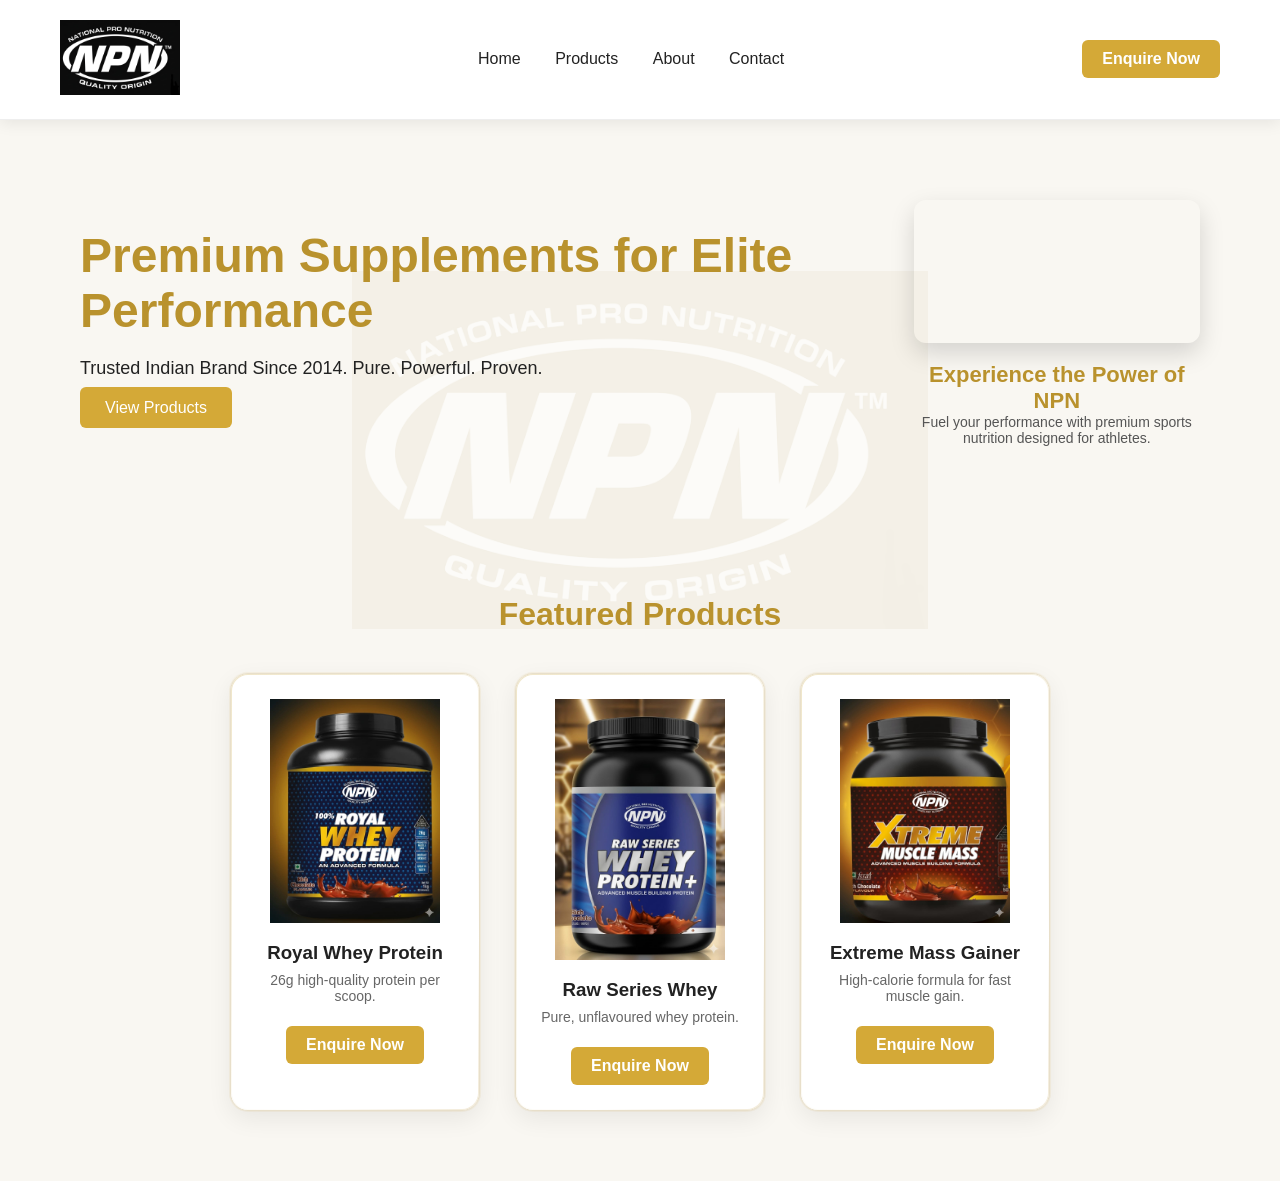
<file: index.html>
<!DOCTYPE html><html lang="en">
<head>
<meta charset="UTF-8">
<meta name="viewport" content="width=device-width, initial-scale=1.0">
<title>NPN - National Pro Nutrition</title>
<link rel="stylesheet" href="style.css">
</head><body><header><div class="logo">
<img src="assets/images/logo.png" class="logo-img">
</div><nav>
<a href="index.html">Home</a>
<a href="shop.html">Products</a>
<a href="about.html">About</a>
<a href="contact.html">Contact</a>
</nav><a href="contact.html" class="cta">Enquire Now</a>

</header><section class="hero"><div class="hero-text"><h1>Premium Supplements for Elite Performance</h1><p>Trusted Indian Brand Since 2014. Pure. Powerful. Proven.</p><a href="shop.html" class="hero-btn">View Products</a>

</div><div class="hero-video"><video autoplay muted loop playsinline>
<source src="assets/images/npn-video.mp4" type="video/mp4">
</video><h2>Experience the Power of NPN</h2><p>Fuel your performance with premium sports nutrition designed for athletes.</p></div></section><section class="products"><h2>Featured Products</h2><div class="product-grid"><div class="product-card">
<img src="assets/images/royal.png.jpeg">
<h3>Royal Whey Protein</h3>
<p>26g high-quality protein per scoop.</p>
<a href="contact.html" class="product-btn">Enquire Now</a>
</div><div class="product-card">
<img src="assets/images/raw.png.jpeg">
<h3>Raw Series Whey</h3>
<p>Pure, unflavoured whey protein.</p>
<a href="contact.html" class="product-btn">Enquire Now</a>
</div><div class="product-card">
<img src="assets/images/gainer.png.jpeg">
<h3>Extreme Mass Gainer</h3>
<p>High-calorie formula for fast muscle gain.</p>
<a href="contact.html" class="product-btn">Enquire Now</a>
</div></div></section></body>
</html>
</file>
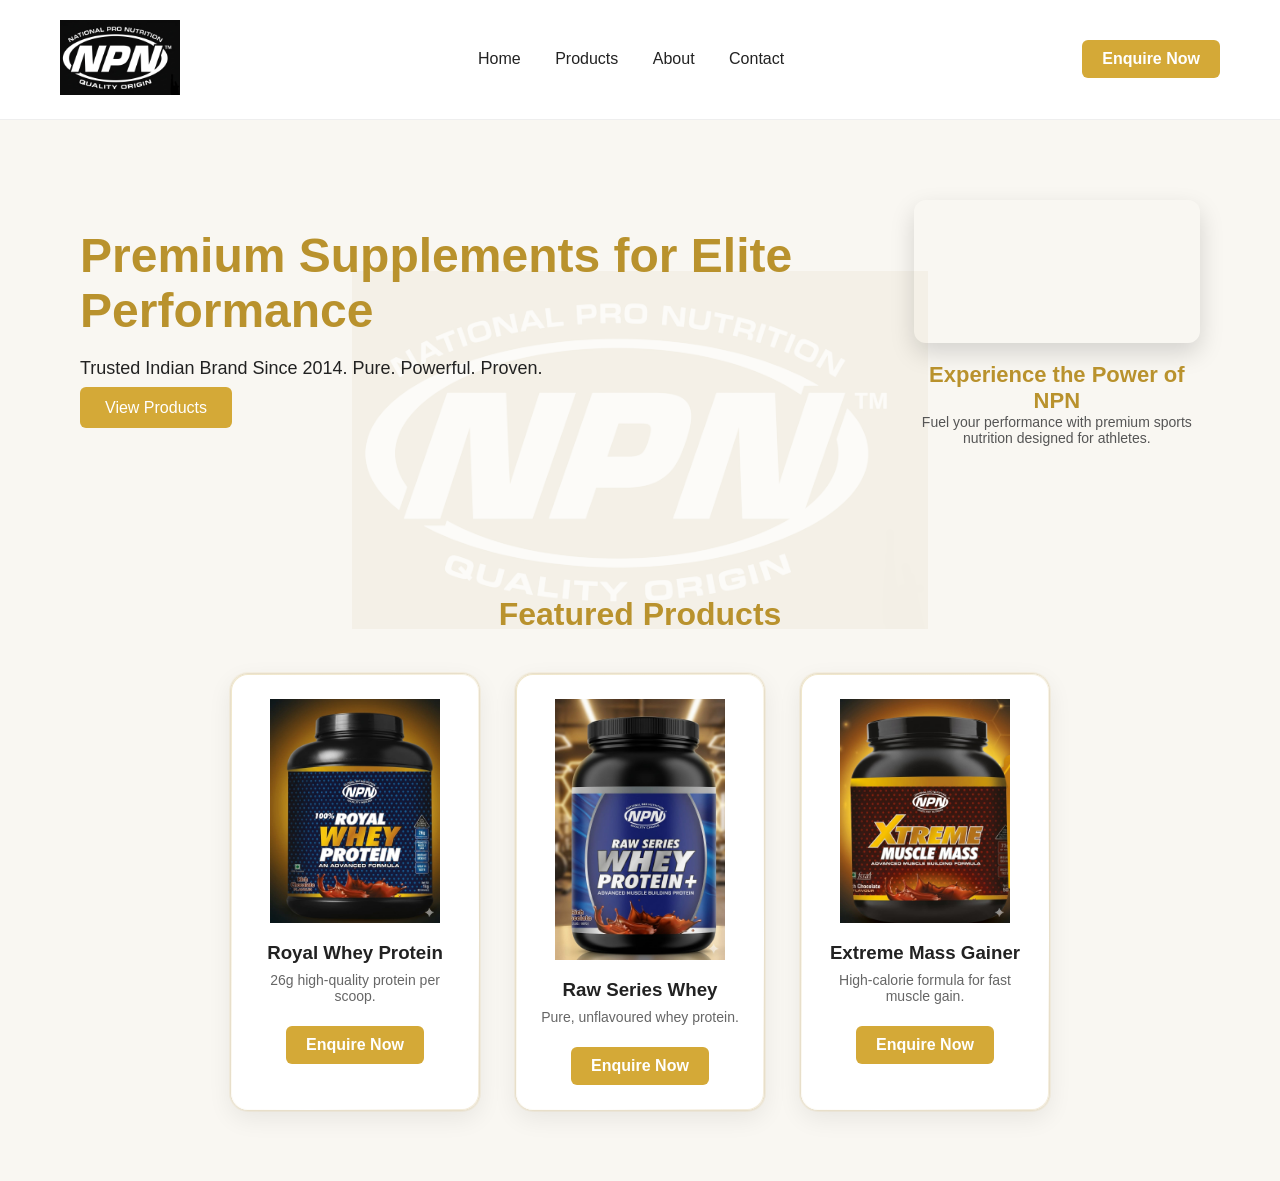
<file: npn-website/index.html>
<!DOCTYPE html><html lang="en">
<head>
<meta charset="UTF-8">
<meta name="viewport" content="width=device-width, initial-scale=1.0">
<title>NPN - National Pro Nutrition</title>
<link rel="stylesheet" href="style.css">
</head><body><header><div class="logo">
<img src="assets/images/logo.png" class="logo-img">
</div><nav>
<a href="index.html">Home</a>
<a href="shop.html">Products</a>
<a href="about.html">About</a>
<a href="contact.html">Contact</a>
</nav><a href="contact.html" class="cta">Enquire Now</a>

</header><section class="hero"><div class="hero-text"><h1>Premium Supplements for Elite Performance</h1><p>Trusted Indian Brand Since 2014. Pure. Powerful. Proven.</p><a href="shop.html" class="hero-btn">View Products</a>

</div><div class="hero-video"><video autoplay muted loop playsinline>
<source src="assets/images/npn-video.mp4" type="video/mp4">
</video><h2>Experience the Power of NPN</h2><p>Fuel your performance with premium sports nutrition designed for athletes.</p></div></section><section class="products"><h2>Featured Products</h2><div class="product-grid"><div class="product-card">
<img src="assets/images/royal.png.jpeg">
<h3>Royal Whey Protein</h3>
<p>26g high-quality protein per scoop.</p>
<a href="contact.html" class="product-btn">Enquire Now</a>
</div><div class="product-card">
<img src="assets/images/raw.png.jpeg">
<h3>Raw Series Whey</h3>
<p>Pure, unflavoured whey protein.</p>
<a href="contact.html" class="product-btn">Enquire Now</a>
</div><div class="product-card">
<img src="assets/images/gainer.png.jpeg">
<h3>Extreme Mass Gainer</h3>
<p>High-calorie formula for fast muscle gain.</p>
<a href="contact.html" class="product-btn">Enquire Now</a>
</div></div></section></body>
</html>
</file>
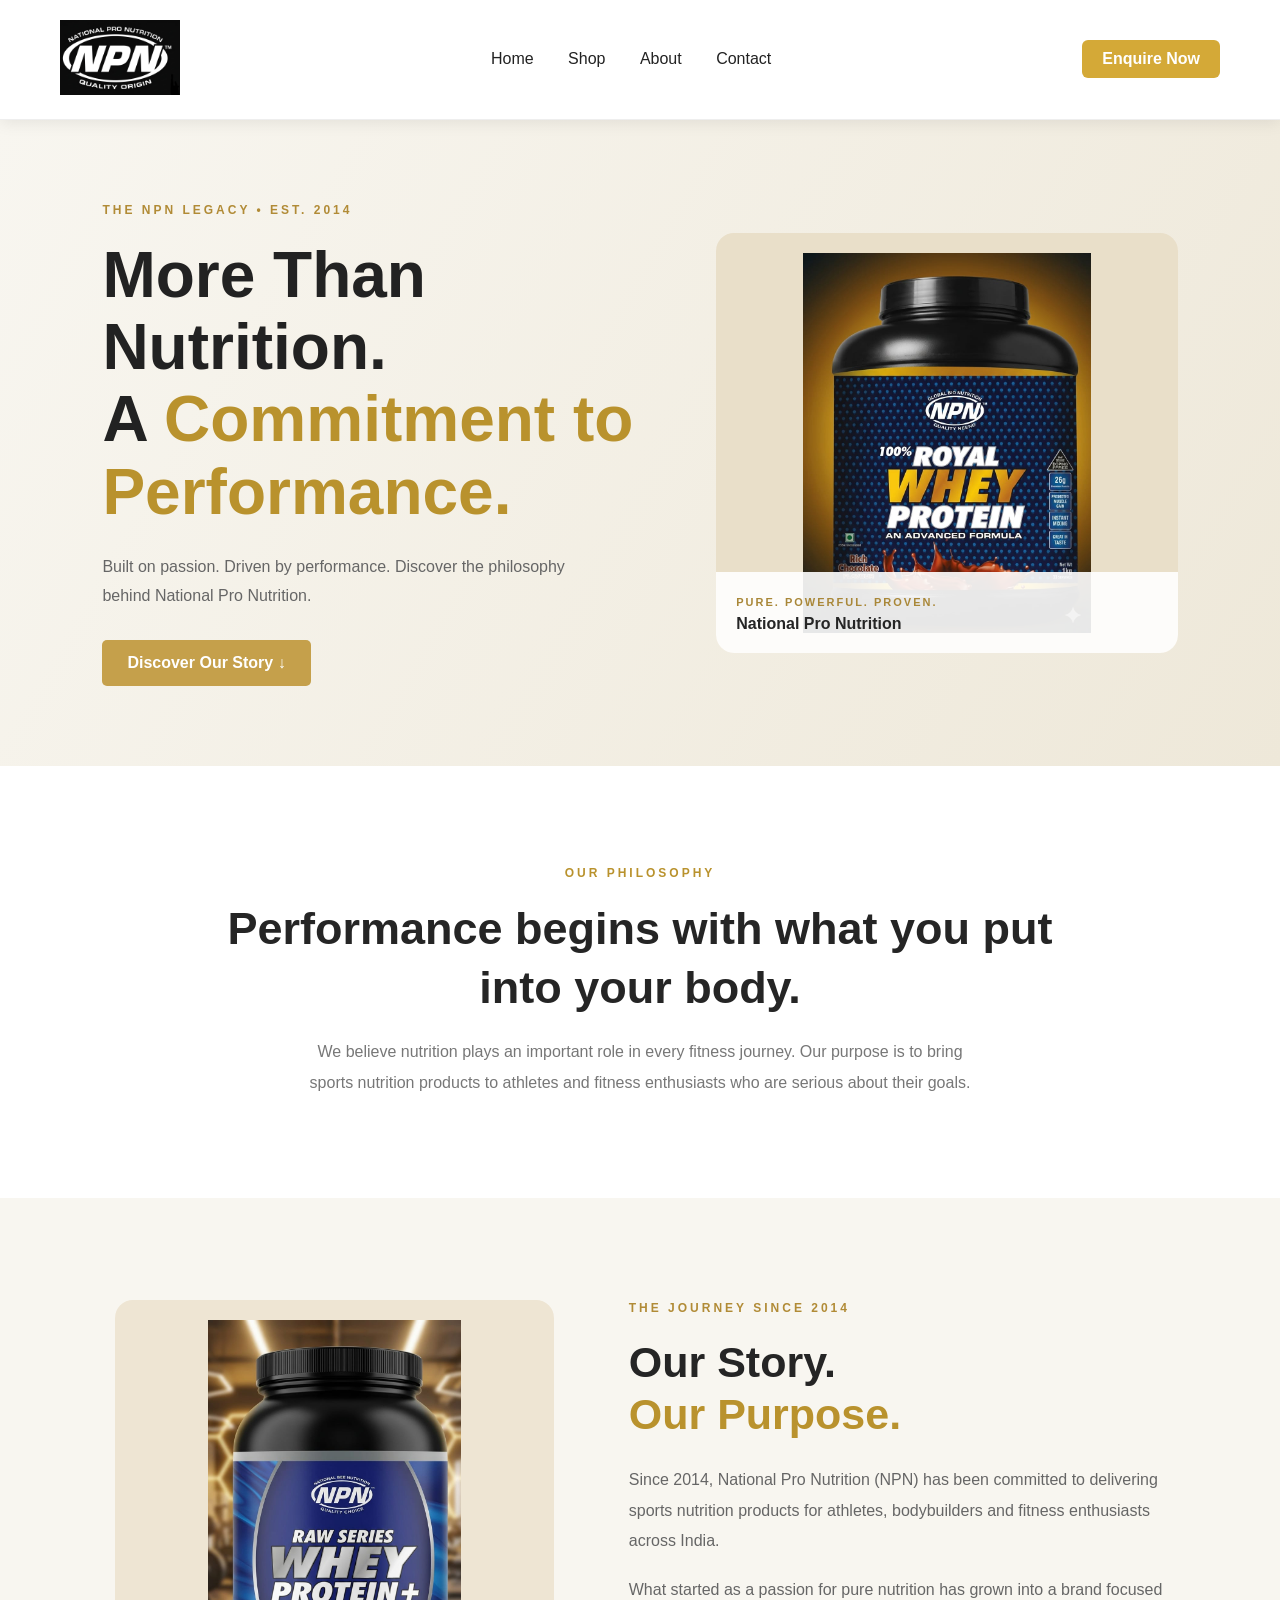
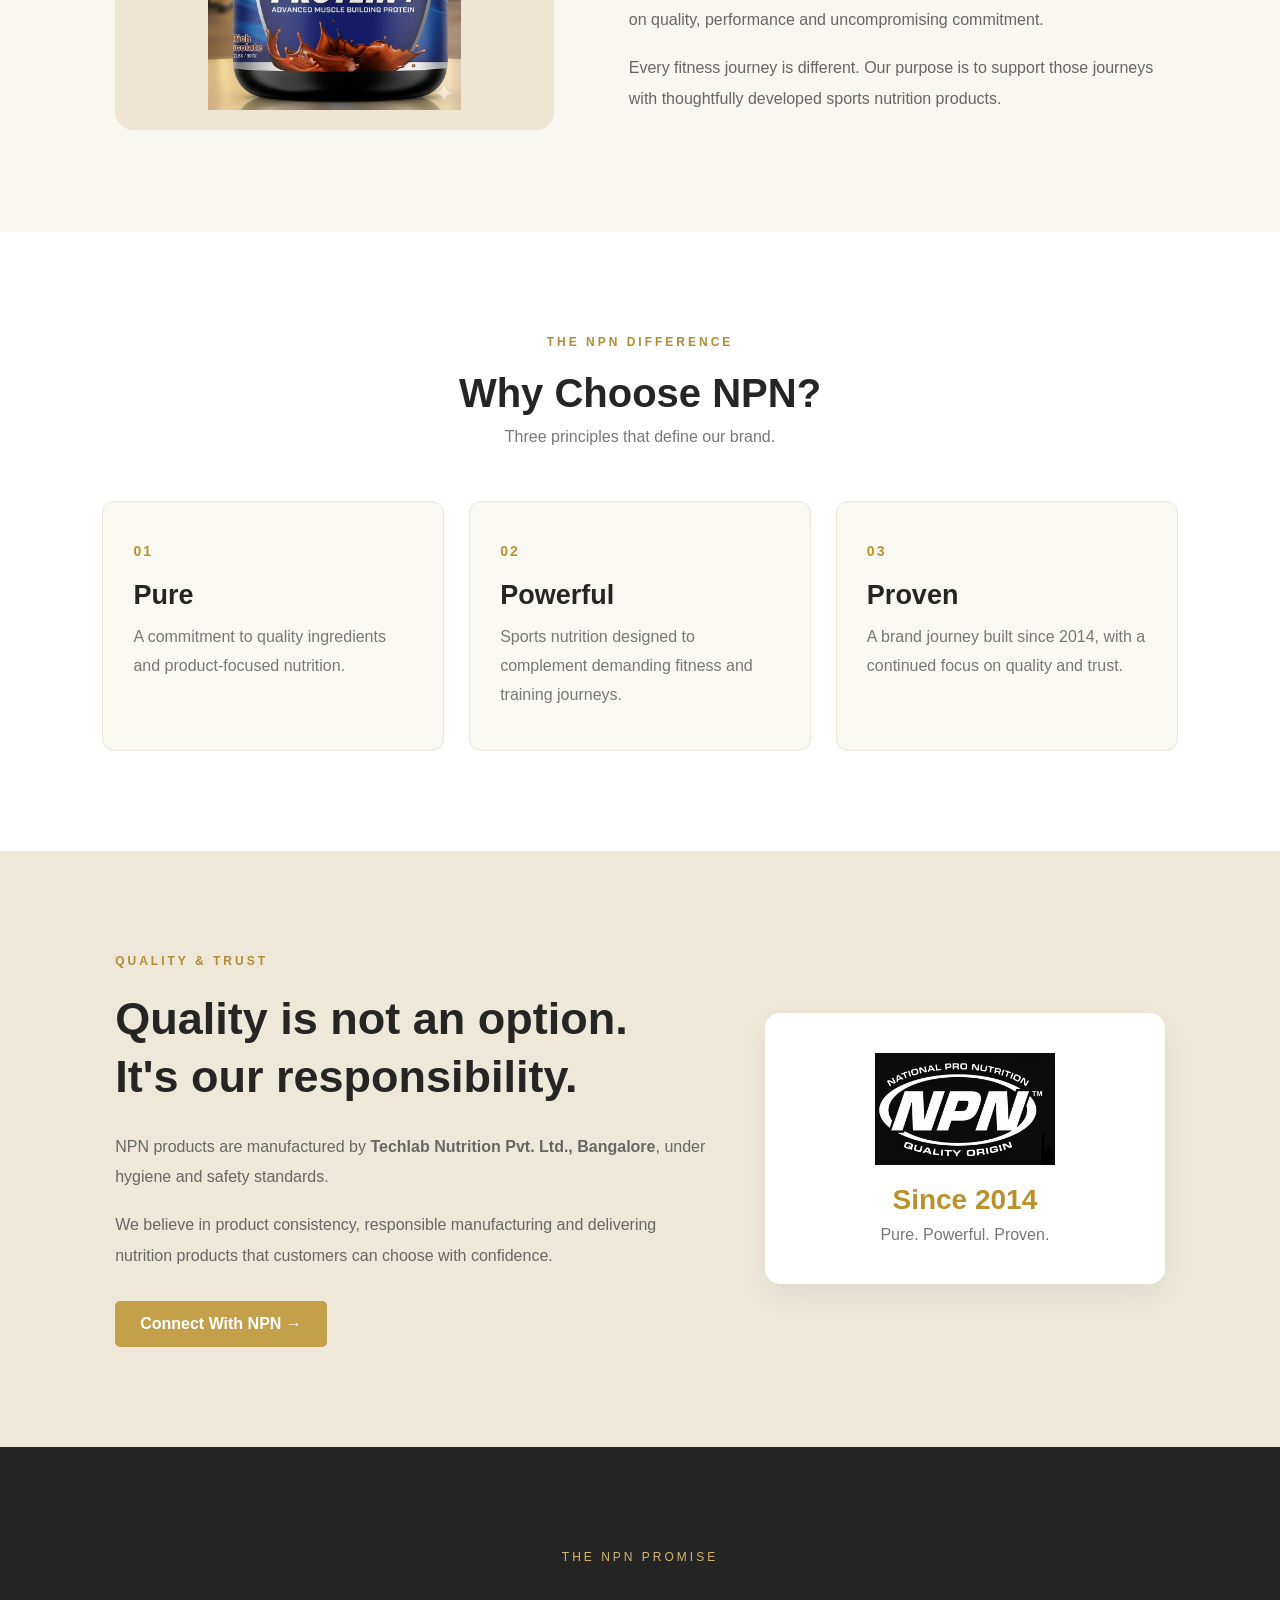
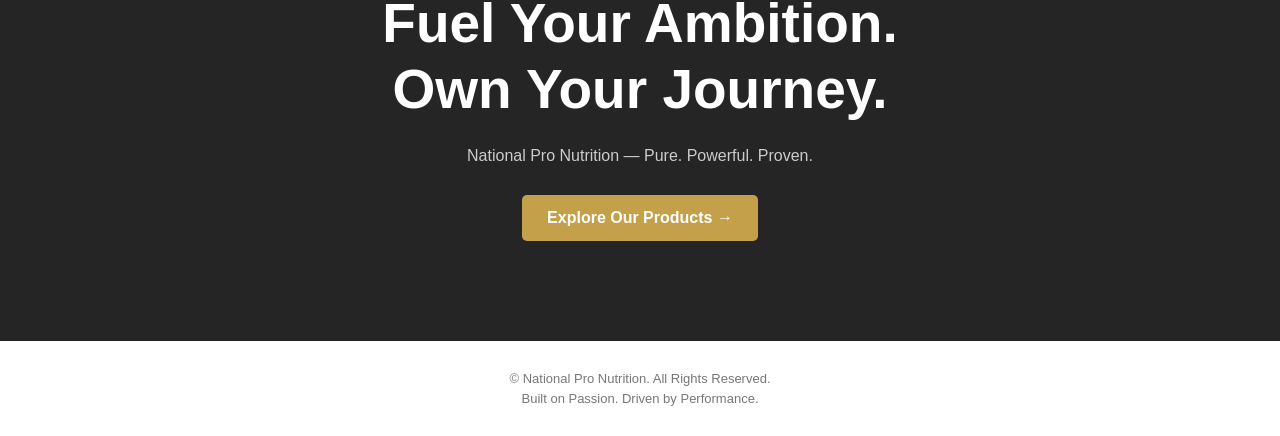
<file: about.html>
<!DOCTYPE html>
<html lang="en">
<head>
<meta charset="UTF-8">
<meta name="viewport" content="width=device-width, initial-scale=1.0">
<title>About NPN | National Pro Nutrition</title>
<link rel="stylesheet" href="style.css">
</head>

<body class="about-page">

<header>
    <div class="logo">
        <img src="assets/images/logo.png" class="logo-img" alt="NPN Logo">
    </div>

    <nav>
        <a href="index.html">Home</a>
        <a href="shop.html">Shop</a>
        <a href="about.html">About</a>
        <a href="contact.html">Contact</a>
    </nav>

    <a href="contact.html" class="cta">Enquire Now</a>
</header>

<!-- ABOUT HERO -->
<section class="about-intro">
    <div class="about-intro-content">
        <span class="about-eyebrow">THE NPN LEGACY • EST. 2014</span>

        <h1>More Than Nutrition.<br>
        A <span>Commitment to Performance.</span></h1>

        <p>
            Built on passion. Driven by performance.
            Discover the philosophy behind National Pro Nutrition.
        </p>

        <a href="#our-story" class="about-button">Discover Our Story ↓</a>
    </div>

    <div class="about-intro-image">
        <img src="assets/images/royal.png.jpeg" alt="NPN Royal Whey Protein">
        <div class="image-caption">
            <span>PURE. POWERFUL. PROVEN.</span>
            <p>National Pro Nutrition</p>
        </div>
    </div>
</section>

<!-- BRAND STATEMENT -->
<section class="about-statement">
    <p class="statement-label">OUR PHILOSOPHY</p>
    <h2>Performance begins with what you put into your body.</h2>
    <p>
        We believe nutrition plays an important role in every fitness journey.
        Our purpose is to bring sports nutrition products to athletes and
        fitness enthusiasts who are serious about their goals.
    </p>
</section>

<!-- OUR STORY -->
<section class="story-section" id="our-story">

    <div class="story-image">
        <img src="assets/images/raw.png.jpeg" alt="NPN Raw Series Whey">
    </div>

    <div class="story-content">
        <span class="about-eyebrow">THE JOURNEY SINCE 2014</span>
        <h2>Our Story.<br><span>Our Purpose.</span></h2>

        <p>
            Since 2014, National Pro Nutrition (NPN) has been committed
            to delivering sports nutrition products for athletes,
            bodybuilders and fitness enthusiasts across India.
        </p>

        <p>
            What started as a passion for pure nutrition has grown
            into a brand focused on quality, performance and
            uncompromising commitment.
        </p>

        <p>
            Every fitness journey is different. Our purpose is to
            support those journeys with thoughtfully developed
            sports nutrition products.
        </p>
    </div>

</section>

<!-- WHY NPN -->
<section class="why-npn">

    <div class="section-heading">
        <span class="about-eyebrow">THE NPN DIFFERENCE</span>
        <h2>Why Choose NPN?</h2>
        <p>Three principles that define our brand.</p>
    </div>

    <div class="values-grid">

        <div class="value-card">
            <span class="value-number">01</span>
            <h3>Pure</h3>
            <p>
                A commitment to quality ingredients
                and product-focused nutrition.
            </p>
        </div>

        <div class="value-card">
            <span class="value-number">02</span>
            <h3>Powerful</h3>
            <p>
                Sports nutrition designed to complement
                demanding fitness and training journeys.
            </p>
        </div>

        <div class="value-card">
            <span class="value-number">03</span>
            <h3>Proven</h3>
            <p>
                A brand journey built since 2014,
                with a continued focus on quality and trust.
            </p>
        </div>

    </div>
</section>

<!-- QUALITY -->
<section class="quality-section">

    <div class="quality-content">
        <span class="about-eyebrow">QUALITY & TRUST</span>

        <h2>Quality is not an option.<br>
        It's our responsibility.</h2>

        <p>
            NPN products are manufactured by
            <strong>Techlab Nutrition Pvt. Ltd., Bangalore</strong>,
            under hygiene and safety standards.
        </p>

        <p>
            We believe in product consistency, responsible
            manufacturing and delivering nutrition products
            that customers can choose with confidence.
        </p>

        <a href="contact.html" class="about-button">
            Connect With NPN →
        </a>
    </div>

    <div class="quality-mark">
        <img src="assets/images/logo.png" alt="NPN Quality Origin">
        <h3>Since 2014</h3>
        <p>Pure. Powerful. Proven.</p>
    </div>

</section>

<!-- FINAL BRAND MESSAGE -->
<section class="about-final">
    <span>THE NPN PROMISE</span>
    <h2>Fuel Your Ambition.<br>Own Your Journey.</h2>
    <p>National Pro Nutrition — Pure. Powerful. Proven.</p>
    <a href="shop.html" class="about-button">Explore Our Products →</a>
</section>

<footer class="about-footer">
    <p>© National Pro Nutrition. All Rights Reserved.</p>
    <p>Built on Passion. Driven by Performance.</p>
</footer>

</body>
</html>
</file>
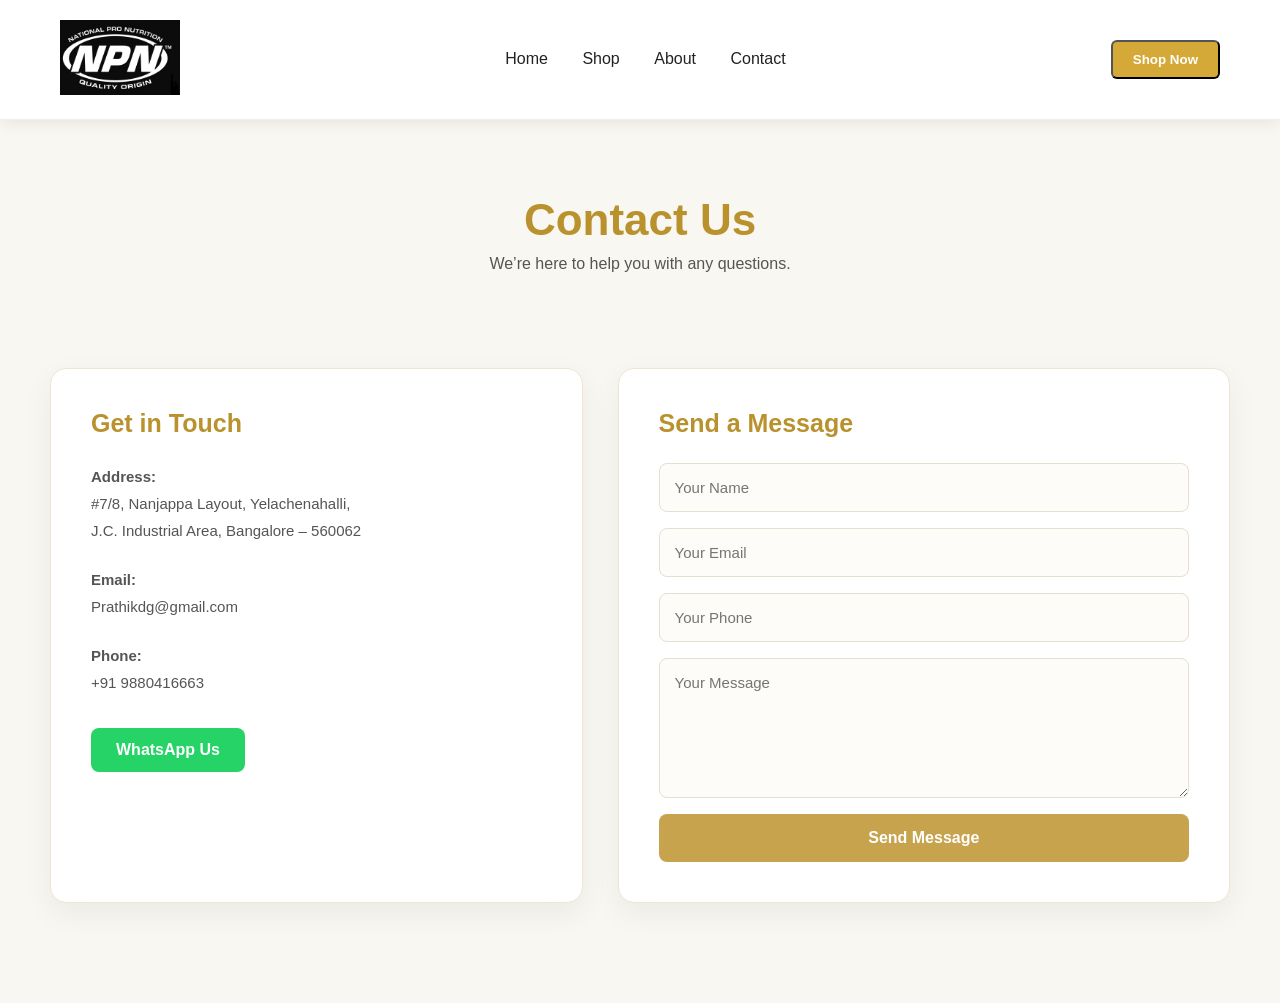
<file: contact.html>
<!DOCTYPE html>
<html lang="en">
<head>
    <meta charset="UTF-8">
    <meta name="viewport" content="width=device-width, initial-scale=1.0">
    <title>Contact NPN - National Pro Nutrition</title>
    <link rel="stylesheet" href="style.css">
</head>
<body class="contact-page">

<header>
    <div class="logo">
        <img src="assets/images/logo.png" class="logo-img">
    </div>
    <nav>
        <a href="index.html">Home</a>
        <a href="shop.html">Shop</a>
        <a href="about.html">About</a>
        <a href="contact.html">Contact</a>
    </nav>
    <button class="cta">Shop Now</button>
</header>

<!-- CONTACT HERO -->
<section class="contact-hero">
    <h1>Contact Us</h1>
    <p>We’re here to help you with any questions.</p>
</section>

<!-- CONTACT CONTENT -->
<section class="contact-section">

    <div class="contact-info">
        <h2>Get in Touch</h2>
        <p><strong>Address:</strong><br>
           #7/8, Nanjappa Layout, Yelachenahalli,<br>
           J.C. Industrial Area, Bangalore – 560062
        </p>

        <p><strong>Email:</strong><br>
           Prathikdg@gmail.com 
        </p>

        <p><strong>Phone:</strong><br>
           +91 9880416663
        </p>

        <a href="https://wa.me/9880416663" class="whatsapp-btn" target="_blank">
            WhatsApp Us
        </a>
    </div>


    <!-- CONTACT FORM -->
    <div class="contact-form">
        <h2>Send a Message</h2>
        <form>
            <input type="text" placeholder="Your Name" required>
            <input type="email" placeholder="Your Email" required>
            <input type="text" placeholder="Your Phone" required>
            <textarea placeholder="Your Message" required></textarea>
            <button type="submit">Send Message</button>
        </form>
    </div>

</section>

</body>
</html>
</file>
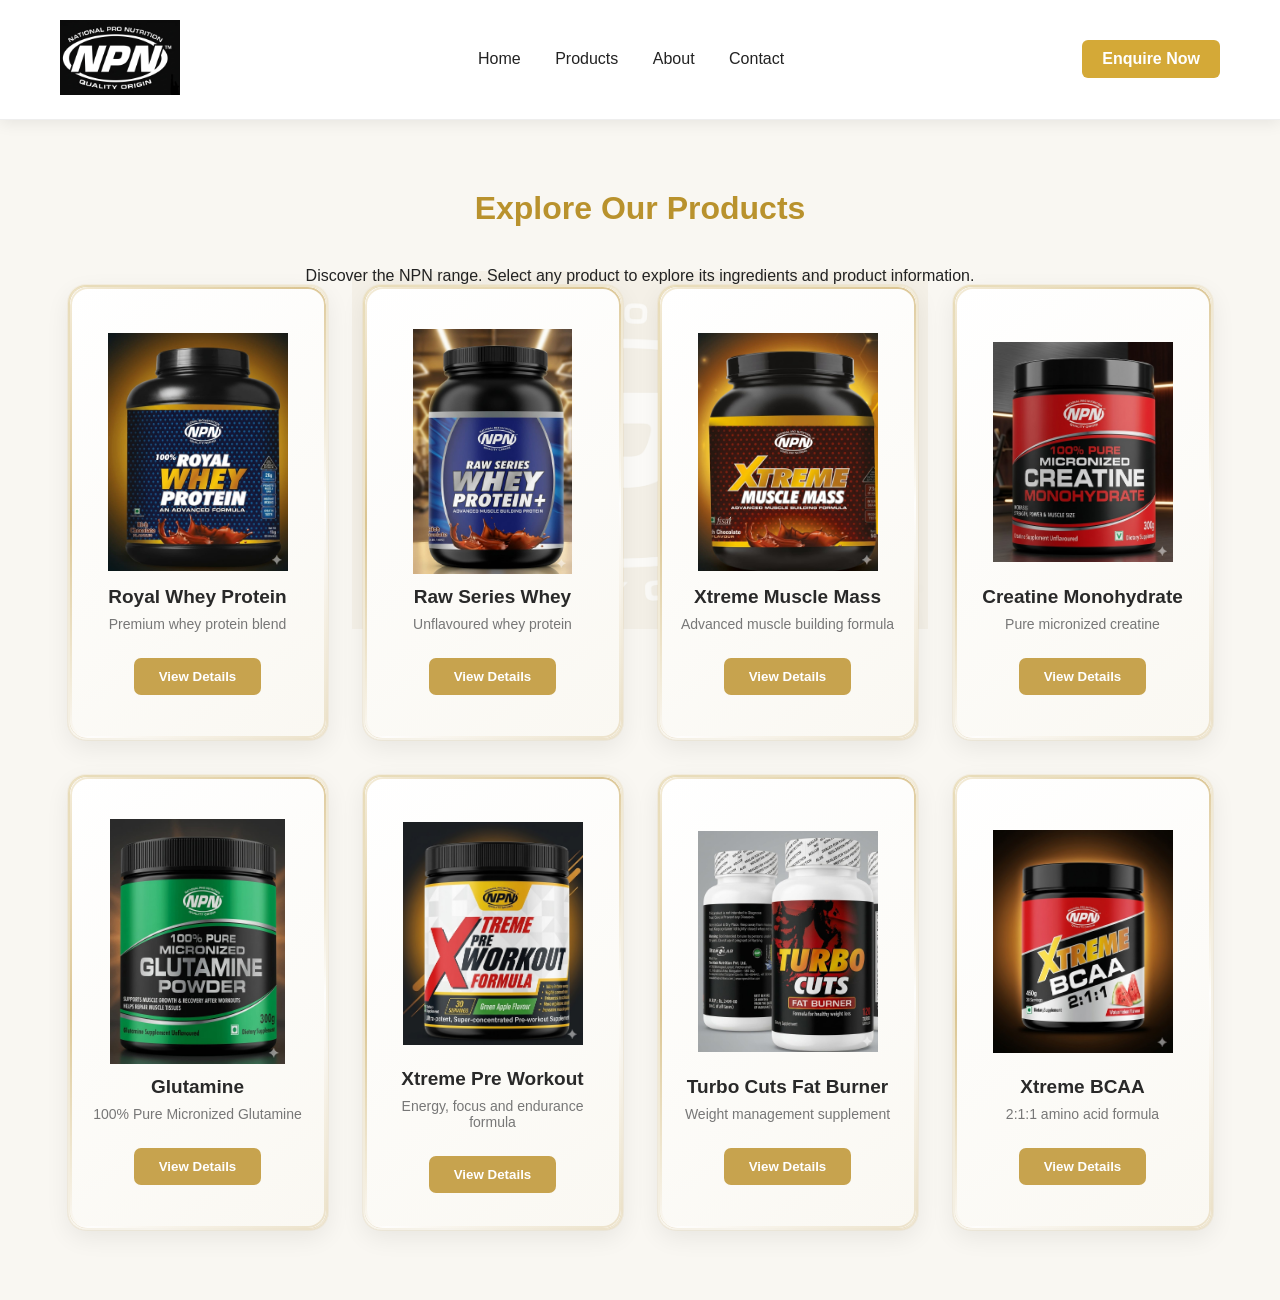
<file: shop.html>
<!DOCTYPE html>
<html lang="en">
<head>
    <meta charset="UTF-8">
    <meta name="viewport" content="width=device-width, initial-scale=1.0">
    <title>NPN Products - National Pro Nutrition</title>
    <link rel="stylesheet" href="style.css">
</head>

<body>

<!-- HEADER -->
<header>
    <div class="logo">
        <img src="assets/images/logo.png" class="logo-img" alt="NPN Logo">
    </div>

    <nav>
        <a href="index.html">Home</a>
        <a href="shop.html">Products</a>
        <a href="about.html">About</a>
        <a href="contact.html">Contact</a>
    </nav>

    <a href="contact.html" class="cta">Enquire Now</a>
</header>


<!-- PRODUCTS SECTION -->
<section class="products">
    <h2>Explore Our Products</h2>
    <p class="products-intro">
        Discover the NPN range. Select any product to explore its ingredients
        and product information.
    </p>

    <div class="product-grid">

        <!-- 1. ROYAL WHEY -->
        <article class="product-card flip-card">
            <div class="flip-inner">

                <div class="flip-front">
                    <img src="assets/images/royal.png.jpeg" alt="Royal Whey Protein">
                    <h3>Royal Whey Protein</h3>
                    <p>Premium whey protein blend</p>
                    <button type="button" class="product-btn flip-trigger">
                        View Details
                    </button>
                </div>

                <div class="flip-back">
                    <span class="product-category">WHEY PROTEIN</span>
                    <h3>Royal Whey Protein</h3>
                    <p class="flip-highlight">26g Protein per serving</p>
                    <ul>
                        <li>Whey Protein Concentrate</li>
                        <li>Whey Protein Isolate</li>
                        <li>BCAA and minerals</li>
                        <li>Vitamins and trace elements</li>
                    </ul>
                    <p class="flip-note">
                        Available flavours: Rich Chocolate, French Vanilla
                        and Rich Strawberry.
                    </p>
                    <a href="contact.html" class="product-btn">Enquire Now</a>
                    <button type="button" class="back-btn">← Back to Product</button>
                </div>

            </div>
        </article>


        <!-- 2. RAW SERIES WHEY -->
        <article class="product-card flip-card">
            <div class="flip-inner">

                <div class="flip-front">
                    <img src="assets/images/raw.png.jpeg" alt="Raw Series Whey">
                    <h3>Raw Series Whey</h3>
                    <p>Unflavoured whey protein</p>
                    <button type="button" class="product-btn flip-trigger">
                        View Details
                    </button>
                </div>

                <div class="flip-back">
                    <span class="product-category">WHEY PROTEIN</span>
                    <h3>Raw Series Whey</h3>
                    <p class="flip-highlight">20g Protein per serving</p>
                    <ul>
                        <li>Whey Protein Concentrate</li>
                        <li>Whey Protein Isolate</li>
                        <li>BCAA</li>
                        <li>Minerals and trace elements</li>
                    </ul>
                    <p class="flip-note">
                        Designed as an unflavoured whey protein option.
                    </p>
                    <a href="contact.html" class="product-btn">Enquire Now</a>
                    <button type="button" class="back-btn">← Back to Product</button>
                </div>

            </div>
        </article>


        <!-- 3. XTREME MUSCLE MASS -->
        <article class="product-card flip-card">
            <div class="flip-inner">

                <div class="flip-front">
                    <img src="assets/images/gainer.png.jpeg" alt="Xtreme Muscle Mass">
                    <h3>Xtreme Muscle Mass</h3>
                    <p>Advanced muscle building formula</p>
                    <button type="button" class="product-btn flip-trigger">
                        View Details
                    </button>
                </div>

                <div class="flip-back">
                    <span class="product-category">MASS GAINER</span>
                    <h3>Xtreme Muscle Mass</h3>
                    <p class="flip-highlight">16g Protein per 100g</p>
                    <ul>
                        <li>11g added fibre per 100g</li>
                        <li>Skimmed milk powder</li>
                        <li>Maltodextrin</li>
                        <li>Whey protein concentrate</li>
                        <li>Vitamins and minerals</li>
                    </ul>
                    <p class="flip-note">
                        Available flavours: Rich Chocolate, French Vanilla
                        and Rich Strawberry.
                    </p>
                    <a href="contact.html" class="product-btn">Enquire Now</a>
                    <button type="button" class="back-btn">← Back to Product</button>
                </div>

            </div>
        </article>


        <!-- 4. CREATINE -->
        <article class="product-card flip-card">
            <div class="flip-inner">

                <div class="flip-front">
                    <img src="assets/images/creatine.png.jpeg" alt="Creatine Monohydrate">
                    <h3>Creatine Monohydrate</h3>
                    <p>Pure micronized creatine</p>
                    <button type="button" class="product-btn flip-trigger">
                        View Details
                    </button>
                </div>

                <div class="flip-back">
                    <span class="product-category">PERFORMANCE</span>
                    <h3>Creatine Monohydrate</h3>
                    <p class="flip-highlight">100% Pure Micronized</p>
                    <ul>
                        <li>Creatine Monohydrate</li>
                        <li>5g serving size</li>
                        <li>Approximately 60 servings</li>
                        <li>Unflavoured formula</li>
                    </ul>
                    <p class="flip-note">
                        The brochure describes a pure micronized creatine
                        formula.
                    </p>
                    <a href="contact.html" class="product-btn">Enquire Now</a>
                    <button type="button" class="back-btn">← Back to Product</button>
                </div>

            </div>
        </article>


        <!-- 5. GLUTAMINE -->
        <article class="product-card flip-card">
            <div class="flip-inner">

                <div class="flip-front">
                    <img src="assets/images/glutamine.png.jpeg" alt="Glutamine">
                    <h3>Glutamine</h3>
                    <p>100% Pure Micronized Glutamine</p>
                    <button type="button" class="product-btn flip-trigger">
                        View Details
                    </button>
                </div>

                <div class="flip-back">
                    <span class="product-category">AMINO ACID</span>
                    <h3>Glutamine</h3>
                    <p class="flip-highlight">5g L-Glutamine per serving</p>
                    <ul>
                        <li>100% Pure L-Glutamine</li>
                        <li>Micronized powder</li>
                        <li>Approximately 60 servings</li>
                        <li>Unflavoured formula</li>
                    </ul>
                    <p class="flip-note">
                        Supplement facts are based on a 5g serving.
                    </p>
                    <a href="contact.html" class="product-btn">Enquire Now</a>
                    <button type="button" class="back-btn">← Back to Product</button>
                </div>

            </div>
        </article>


        <!-- 6. PRE WORKOUT -->
        <article class="product-card flip-card">
            <div class="flip-inner">

                <div class="flip-front">
                    <img src="assets/images/preworkout.png.jpeg" alt="Xtreme Pre Workout">
                    <h3>Xtreme Pre Workout</h3>
                    <p>Energy, focus and endurance formula</p>
                    <button type="button" class="product-btn flip-trigger">
                        View Details
                    </button>
                </div>

                <div class="flip-back">
                    <span class="product-category">PRE-WORKOUT</span>
                    <h3>Xtreme Pre Workout</h3>
                    <p class="flip-highlight">Key Ingredients</p>
                    <ul>
                        <li>Citrulline</li>
                        <li>Beta-Alanine</li>
                        <li>Creatine HCl</li>
                        <li>Caffeine</li>
                        <li>L-Tyrosine</li>
                        <li>L-Carnitine</li>
                    </ul>
                    <p class="flip-note">
                        The brochure highlights energy, focus and endurance
                        as product features.
                    </p>
                    <a href="contact.html" class="product-btn">Enquire Now</a>
                    <button type="button" class="back-btn">← Back to Product</button>
                </div>

            </div>
        </article>


        <!-- 7. TURBO CUTS -->
        <article class="product-card flip-card">
            <div class="flip-inner">

                <div class="flip-front">
                    <img src="assets/images/turbo.png.jpeg" alt="Turbo Cuts Fat Burner">
                    <h3>Turbo Cuts Fat Burner</h3>
                    <p>Weight management supplement</p>
                    <button type="button" class="product-btn flip-trigger">
                        View Details
                    </button>
                </div>

                <div class="flip-back">
                    <span class="product-category">TURBO CUTS</span>
                    <h3>Fat Burner</h3>
                    <p class="flip-highlight">Key Ingredients</p>
                    <ul>
                        <li>Green Tea Extract – 200mg</li>
                        <li>Acai Berry Extract – 100mg</li>
                        <li>Garcinia Cambogia Extract – 50mg</li>
                        <li>Yohimbe Extract – 2mg</li>
                        <li>Vitamin A and Iron</li>
                    </ul>
                    <p class="flip-note">
                        Ingredient quantities are taken from the brochure.
                    </p>
                    <a href="contact.html" class="product-btn">Enquire Now</a>
                    <button type="button" class="back-btn">← Back to Product</button>
                </div>

            </div>
        </article>


        <!-- 8. BCAA -->
        <article class="product-card flip-card">
            <div class="flip-inner">

                <div class="flip-front">
                    <img src="assets/images/bcaa.png.jpeg" alt="Xtreme BCAA">
                    <h3>Xtreme BCAA</h3>
                    <p>2:1:1 amino acid formula</p>
                    <button type="button" class="product-btn flip-trigger">
                        View Details
                    </button>
                </div>

                <div class="flip-back">
                    <span class="product-category">AMINO ACIDS</span>
                    <h3>Xtreme BCAA</h3>
                    <p class="flip-highlight">Ingredients per 15g serving</p>
                    <ul>
                        <li>L-Leucine – 2000mg</li>
                        <li>L-Isoleucine – 1000mg</li>
                        <li>L-Valine – 1000mg</li>
                        <li>L-Glutamine – 1200mg</li>
                        <li>Taurine – 1400mg</li>
                        <li>Sodium – 100mg</li>
                        <li>Potassium – 50mg</li>
                    </ul>
                    <a href="contact.html" class="product-btn">Enquire Now</a>
                    <button type="button" class="back-btn">← Back to Product</button>
                </div>

            </div>
        </article>

    </div>
</section>


<script src="script.js"></script>

</body>
</html>
</file>
<file: style.css>
/* RESET */
*{
margin:0;
padding:0;
box-sizing:border-box;
font-family:'Poppins',sans-serif;
}

/* BODY BACKGROUND + TRANSPARENT LOGO WATERMARK */
body{
background:#f9f7f2 url("assets/images/logo.png") center/45% no-repeat fixed;
background-blend-mode:soft-light;
color:#222;
}

/* HEADER */

header{
display:flex;
justify-content:space-between;
align-items:center;
padding:20px 60px;
background:#ffffff;
border-bottom:1px solid #eee;
position:sticky;
top:0;
z-index:10;
}

.logo-img{
width:120px;
}

/* NAVIGATION */

nav a{
margin:0 15px;
text-decoration:none;
color:#222;
font-weight:500;
transition:0.3s;
}

nav a:hover{
color:#b9922d;
}

/* CTA BUTTON */

.cta{
padding:10px 20px;
background:#d4a937;
color:#fff;
border-radius:6px;
text-decoration:none;
font-weight:600;
transition:0.3s;
}

.cta:hover{
background:#b9922d;
}

/* HERO SECTION */

.hero{
display:flex;
align-items:center;
justify-content:space-between;
padding:80px;
}

.hero-text h1{
font-size:48px;
color:#b9922d;
}

.hero-text p{
margin:20px 0;
font-size:18px;
}

.hero-btn{
background:#d4a937;
color:#fff;
padding:12px 25px;
border-radius:6px;
text-decoration:none;
transition:0.3s;
}

.hero-btn:hover{
background:#b9922d;
}

/* HERO VIDEO */

.hero-video{
width:350px;
text-align:center;
}

.hero-video video{
width:100%;
border-radius:12px;
box-shadow:0 10px 25px rgba(0,0,0,0.15);
}

.hero-video h2{
margin-top:15px;
color:#b9922d;
font-size:22px;
}

.hero-video p{
font-size:14px;
color:#555;
}

/* PRODUCTS SECTION */

.products{
padding:70px 60px;
text-align:center;
}

.products h2{
margin-bottom:40px;
font-size:32px;
color:#b9922d;
}

/* PRODUCT GRID */

.product-grid{
display:flex;
gap:35px;
flex-wrap:wrap;
justify-content:center;
}

/* PRODUCT CARD */

.product-card{
background:#ffffff;
padding:25px;
border-radius:14px;
width:250px;
box-shadow:0 8px 20px rgba(0,0,0,0.08);
transition:all 0.35s ease;
cursor:pointer;
position:relative;
overflow:hidden;
}

/* CARD HOVER ANIMATION */

.product-card:hover{
transform:translateY(-12px) scale(1.04);
box-shadow:0 20px 40px rgba(0,0,0,0.18);
}

/* PRODUCT IMAGE */

.product-card img{
width:170px;
margin-bottom:15px;
transition:transform 0.4s ease;
}

.product-card:hover img{
transform:scale(1.12);
}

/* PRODUCT TITLE */

.product-card h3{
margin-bottom:8px;
}

/* PRODUCT DESCRIPTION */

.product-card p{
font-size:14px;
color:#666;
margin-bottom:12px;
}

/* PRODUCT BUTTON */

.product-btn{
display:inline-block;
margin-top:10px;
padding:10px 20px;
background:#d4a937;
color:#fff;
border-radius:6px;
text-decoration:none;
font-weight:600;
transition:0.3s;
}

.product-btn:hover{
background:#b9922d;
transform:scale(1.08);
}

/* CONTACT PAGE */

.contact-page{
background:#f9f7f2;
}

/* CONTACT HERO */

.contact-hero{
padding:100px 40px;
text-align:center;
}

.contact-hero h1{
font-size:42px;
color:#b9922d;
}

/* CONTACT CONTENT */

.contact-section{
display:flex;
justify-content:space-between;
padding:60px 80px;
gap:40px;
flex-wrap:wrap;
}

.contact-info,
.contact-form{
width:45%;
min-width:300px;
}

.contact-form input,
.contact-form textarea{
padding:12px;
border:1px solid #ddd;
border-radius:6px;
font-size:16px;
background:#fff;
}

.contact-form button{
padding:12px;
background:#d4a937;
color:#fff;
border:none;
border-radius:6px;
cursor:pointer;
}

.contact-form button:hover{
background:#b9922d;
}

/* WHATSAPP BUTTON */

.whatsapp-btn{
display:inline-block;
padding:12px 25px;
background:#25D366;
color:#fff;
font-weight:600;
border-radius:6px;
text-decoration:none;
margin-top:10px;
}

.whatsapp-btn:hover{
background:#1aaa52;
}
/* PRODUCT CARD */

.product-card{
background:#ffffff;
padding:25px;
border-radius:14px;
width:250px;
box-shadow:0 8px 20px rgba(0,0,0,0.08);
transition:all 0.35s ease;
cursor:pointer;
position:relative;
overflow:hidden;
}

/* EDGE SPLASH EFFECT */

.product-card::before{
content:"";
position:absolute;
top:-2px;
left:-2px;
right:-2px;
bottom:-2px;
background:linear-gradient(45deg,#d4a937,#fff3c4,#d4a937);
z-index:-1;
border-radius:16px;
opacity:0;
transition:0.4s;
}

/* HOVER EFFECT */

.product-card:hover{
transform:translateY(-12px) scale(1.04);
box-shadow:0 20px 40px rgba(0,0,0,0.18);
}

.product-card:hover::before{
opacity:1;
}

/* PRODUCT IMAGE */

.product-card img{
width:170px;
margin-bottom:15px;
transition:transform 0.4s ease;
}

.product-card:hover img{
transform:scale(1.12);
}
/* PRODUCT CARD */

.product-card{
background:#ffffff;
padding:25px;
border-radius:14px;
width:250px;
box-shadow:0 8px 20px rgba(0,0,0,0.08);
transition:all 0.35s ease;
cursor:pointer;
position:relative;
overflow:hidden;
}

/* GLOW BORDER LAYER */

.product-card::before{
content:"";
position:absolute;
top:-2px;
left:-2px;
right:-2px;
bottom:-2px;
background:linear-gradient(
120deg,
transparent,
#d4a937,
#fff3c4,
#d4a937,
transparent
);
background-size:300% 300%;
border-radius:16px;
z-index:-1;
opacity:0;
transition:0.4s;
}

/* ANIMATION */

@keyframes glowMove{
0%{background-position:0% 50%;}
50%{background-position:100% 50%;}
100%{background-position:0% 50%;}
}

/* HOVER */

.product-card:hover{
transform:translateY(-12px) scale(1.04);
box-shadow:0 20px 40px rgba(0,0,0,0.18);
}

.product-card:hover::before{
opacity:1;
animation:glowMove 3s linear infinite;
}

/* PRODUCT IMAGE */

.product-card img{
width:170px;
margin-bottom:15px;
transition:transform 0.4s ease;
}

.product-card:hover img{
transform:scale(1.12);
}

/* PRODUCT BUTTON */

.product-btn{
display:inline-block;
margin-top:10px;
padding:10px 20px;
background:#d4a937;
color:#fff;
border-radius:6px;
text-decoration:none;
font-weight:600;
transition:0.3s;
}

.product-btn:hover{
background:#b9922d;
transform:scale(1.08);
}
/* ABOUT PAGE */

.about-page{
background:#f9f7f2 url("assets/images/logo.png") center/40% no-repeat fixed;
background-blend-mode:soft-light;
}

.about-wrapper{
display:flex;
justify-content:center;
padding:80px 20px;
}

.about-card{
background:#ffffff;
padding:60px;
max-width:900px;
border-radius:12px;
box-shadow:0 10px 30px rgba(0,0,0,0.1);
line-height:1.7;
}

.about-card h1{
font-size:40px;
margin-bottom:10px;
color:#b9922d;
}

.subtitle{
color:#777;
margin-bottom:30px;
}

.about-card h2{
margin-top:30px;
color:#333;
}

.about-card ul{
margin-left:20px;
margin-top:10px;
}

.about-card li{
margin-bottom:6px;
}

/* =====================================
   NPN 3D PRODUCT FLIP CARDS
===================================== */

.flip-card {
    height: 430px;
    perspective: 1200px;
    padding: 0;
    overflow: visible;
    background: transparent;
    border: 1px solid rgba(212, 169, 55, 0.25);
    box-shadow: 0 8px 20px rgba(0,0,0,0.08);
    transition: transform 0.4s ease, box-shadow 0.4s ease;
}

.flip-card:hover {
    transform: translateY(-8px);
    box-shadow:
        0 12px 30px rgba(0,0,0,0.12),
        0 0 14px rgba(212,169,55,0.45);
}

.flip-inner {
    position: relative;
    width: 100%;
    height: 100%;
    transform-style: preserve-3d;
    transition: transform 0.8s cubic-bezier(.2,.7,.2,1);
}

.flip-card.flipped .flip-inner {
    transform: rotateY(180deg);
}

.flip-front,
.flip-back {
    position: absolute;
    inset: 0;
    width: 100%;
    height: 100%;
    padding: 22px 18px;
    border-radius: 14px;
    background: #fff;
    display: flex;
    flex-direction: column;
    align-items: center;
    justify-content: center;
    text-align: center;
    backface-visibility: hidden;
    -webkit-backface-visibility: hidden;
    overflow: hidden;
}

.flip-front {
    cursor: pointer;
}

.flip-front img {
    width: 170px;
    max-width: 100%;
    height: 190px;
    object-fit: contain;
    margin-bottom: 15px;
}

.flip-front h3 {
    color: #222;
    font-size: 19px;
    margin-bottom: 8px;
}

.flip-front p {
    color: #666;
    font-size: 14px;
    margin-bottom: 12px;
}

.flip-back {
    transform: rotateY(180deg);
    border: 1px solid #d4a937;
    justify-content: flex-start;
    overflow-y: auto;
    padding: 22px 18px;
}

.product-category {
    color: #b9922d;
    font-size: 11px;
    font-weight: 700;
    letter-spacing: 2px;
    margin-bottom: 10px;
}

.flip-back h3 {
    color: #b9922d;
    font-size: 19px;
    margin-bottom: 10px;
}

.flip-highlight {
    color: #222;
    font-size: 14px;
    font-weight: 700;
    background: #fff6df;
    border-radius: 6px;
    padding: 8px 10px;
    width: 100%;
    margin-bottom: 12px;
}

.flip-back ul {
    width: 100%;
    text-align: left;
    padding-left: 20px;
    margin: 0 0 12px;
    color: #444;
    font-size: 13px;
    line-height: 1.7;
}

.flip-note {
    color: #666;
    font-size: 12px;
    line-height: 1.5;
    margin-bottom: 12px;
}

.flip-back .product-btn {
    margin-top: auto;
    flex-shrink: 0;
}

.back-btn {
    background: transparent;
    border: none;
    color: #b9922d;
    font-weight: 700;
    cursor: pointer;
    margin-top: 12px;
    padding: 8px;
    flex-shrink: 0;
    transition: 0.3s;
}

.back-btn:hover {
    color: #222;
    transform: translateX(-4px);
}

/* GOLD GLOW ON CARD EDGES */
.flip-card:hover {
    border-color: #d4a937;
}

/* MOBILE RESPONSIVENESS */
@media (max-width: 600px) {
    .products {
        padding: 40px 18px;
    }

    .flip-card {
        width: 100%;
        max-width: 320px;
        height: 420px;
    }

    .flip-front img {
        height: 175px;
    }
}

/* REDUCE MOTION FOR ACCESSIBILITY */
@media (prefers-reduced-motion: reduce) {
    .flip-inner,
    .flip-card {
        transition: none;
    }
}

/* =================================
   NPN PREMIUM GOLD PRODUCT CARDS
================================= */

.flip-card {
    width: 260px;
    height: 455px;
    padding: 0;
    background: transparent;
    border: none;
    border-radius: 17px;
    perspective: 1200px;
    overflow: visible;

    box-shadow: 0 15px 30px rgba(0,0,0,0.16);
    transition: transform 0.4s ease, box-shadow 0.4s ease;
}

.flip-card:hover {
    transform: translateY(-8px);
    box-shadow: 0 20px 35px rgba(180,135,30,0.28);
}

.flip-inner {
    width: 100%;
    height: 100%;
    position: relative;
    transform-style: preserve-3d;
    transition: transform 0.8s cubic-bezier(.2,.7,.2,1);
}

.flip-card.flipped .flip-inner {
    transform: rotateY(180deg);
}

/* FRONT GOLD DESIGN */

.flip-front {
    position: absolute;
    inset: 0;
    width: 100%;
    height: 100%;

    background: linear-gradient(
        145deg,
        #f8e8ad 0%,
        #f1d985 45%,
        #d9ad3c 100%
    );

    border-radius: 17px;
    padding: 22px 18px;

    display: flex;
    flex-direction: column;
    align-items: center;
    justify-content: center;
    text-align: center;

    backface-visibility: hidden;
    -webkit-backface-visibility: hidden;
    overflow: hidden;
    cursor: pointer;
}

.flip-front img {
    width: 200px;
    height: 260px;
    object-fit: contain;
    margin-bottom: 8px;
    transition: transform 0.4s ease;
}

.flip-card:hover .flip-front img {
    transform: scale(1.05);
}

.flip-front h3 {
    font-size: 19px;
    color: #222;
    margin-bottom: 8px;
}

.flip-front p {
    font-size: 14px;
    color: #555;
    margin-bottom: 14px;
}

/* GOLD BUTTON */

.flip-front .product-btn {
    background: #d4a937;
    color: white;
    border: none;
    padding: 11px 24px;
    border-radius: 7px;
    font-weight: 700;
    cursor: pointer;
}

/* BACK INFORMATION SIDE */

.flip-back {
    position: absolute;
    inset: 0;
    width: 100%;
    height: 100%;

    background: #fffdf7;
    border: 2px solid #d4a937;
    border-radius: 17px;

    transform: rotateY(180deg);

    backface-visibility: hidden;
    -webkit-backface-visibility: hidden;

    padding: 20px 16px;
    display: flex;
    flex-direction: column;
    align-items: center;
    text-align: center;
    overflow-y: auto;
}

/* BACK SIDE CONTENT */

.flip-back h3 {
    color: #b9922d;
    font-size: 19px;
    margin-bottom: 10px;
}

.flip-back ul {
    text-align: left;
    font-size: 13px;
    line-height: 1.7;
    color: #444;
}

.flip-highlight {
    background: #fff2ce;
    padding: 8px;
    border-radius: 6px;
    font-weight: bold;
}

.flip-note {
    font-size: 12px;
    color: #666;
    margin: 10px 0;
}

.back-btn {
    color: #b9922d;
    background: transparent;
    border: none;
    font-weight: bold;
    cursor: pointer;
    margin-top: 10px;
}

@media(max-width:600px) {
    .flip-card {
        width: 260px;
        height: 455px;
    }
}

/* ==========================================
   NPN LUXURY WHITE & CHAMPAGNE FLIP CARDS
========================================== */

.flip-card {
    width: 260px;
    height: 455px;
    perspective: 1400px;
    background: transparent;
    border-radius: 18px;
    overflow: visible;
    cursor: pointer;
    transition: transform 0.4s ease;
    box-shadow: 0 10px 28px rgba(0,0,0,0.09);
}

.flip-card:hover {
    transform: translateY(-9px);
    box-shadow: 0 18px 38px rgba(181,145,65,0.20);
}

.flip-inner {
    width: 100%;
    height: 100%;
    position: relative;
    transform-style: preserve-3d;
    transition: transform 0.85s cubic-bezier(.2,.7,.2,1);
}

.flip-card.flipped .flip-inner {
    transform: rotateY(180deg);
}

/* FRONT SIDE */

.flip-front {
    position: absolute;
    inset: 0;
    background: linear-gradient(145deg, #ffffff, #faf8f2);
    border: 1px solid #e9dfc8;
    border-radius: 18px;
    padding: 24px 18px;

    display: flex;
    flex-direction: column;
    align-items: center;
    justify-content: center;
    text-align: center;

    backface-visibility: hidden;
    -webkit-backface-visibility: hidden;
    overflow: hidden;
}

/* SUBTLE GOLD EDGE */

.flip-front::before {
    content: "";
    position: absolute;
    inset: 0;
    border-radius: 18px;
    padding: 2px;
    background: linear-gradient(
        135deg,
        #eee2c5,
        #c9a85b,
        #fff,
        #e4d5b3
    );
    -webkit-mask:
        linear-gradient(#fff 0 0) content-box,
        linear-gradient(#fff 0 0);
    -webkit-mask-composite: xor;
    mask-composite: exclude;
    pointer-events: none;
    opacity: 0.65;
}

/* PRODUCT IMAGE */

.flip-front img {
    width: 180px;
    height: 245px;
    object-fit: contain;
    margin-bottom: 12px;
    transition: transform 0.5s ease;
}

.flip-card:hover .flip-front img {
    transform: scale(1.07);
}

/* PRODUCT TITLE */

.flip-front h3 {
    font-size: 19px;
    color: #292929;
    margin-bottom: 8px;
}

.flip-front p {
    font-size: 14px;
    color: #777;
    margin-bottom: 16px;
}

/* DETAILS BUTTON */

.flip-front .product-btn {
    background: #c7a34e;
    color: white;
    padding: 11px 25px;
    border: none;
    border-radius: 7px;
    font-weight: 600;
    text-decoration: none;
    transition: 0.3s;
}

.flip-front .product-btn:hover {
    background: #a98738;
    box-shadow: 0 5px 15px rgba(180,140,50,0.25);
}

/* BACK SIDE */

.flip-back {
    position: absolute;
    inset: 0;
    background: linear-gradient(145deg, #fffefa, #f5f0e5);
    border: 1px solid #ddc997;
    border-radius: 18px;
    padding: 22px 18px;

    transform: rotateY(180deg);

    backface-visibility: hidden;
    -webkit-backface-visibility: hidden;

    display: flex;
    flex-direction: column;
    align-items: center;
    text-align: center;
    overflow-y: auto;
}

.flip-back h3 {
    color: #a98738;
    font-size: 19px;
    margin-bottom: 12px;
}

.flip-back p,
.flip-back li {
    color: #555;
    font-size: 13px;
    line-height: 1.7;
}

.flip-back ul {
    text-align: left;
    padding-left: 18px;
    margin-top: 10px;
}

.flip-highlight {
    background: #eee5d1;
    color: #80652c;
    padding: 9px;
    border-radius: 7px;
    margin: 10px 0;
    font-size: 13px;
}

.back-btn {
    color: #a98738;
    background: transparent;
    border: 1px solid #c7a34e;
    padding: 8px 18px;
    border-radius: 6px;
    cursor: pointer;
    margin-top: 14px;
    font-weight: 600;
}

/* MOBILE */

@media(max-width:600px) {
    .flip-card {
        width: 260px;
        height: 455px;
    }
}

/* =================================
   NPN PREMIUM CONTACT PAGE
================================= */

.contact-hero {
    padding: 75px 20px 45px;
    text-align: center;
}

.contact-hero h1 {
    font-size: 44px;
    color: #b9922d;
    margin-bottom: 10px;
}

.contact-hero p {
    color: #555;
    font-size: 16px;
}

.contact-section {
    display: grid;
    grid-template-columns: 1fr 1.15fr;
    gap: 35px;
    max-width: 1250px;
    margin: 30px auto 80px;
    padding: 20px 35px;
    align-items: stretch;
}

.contact-info,
.contact-form {
    width: 100%;
    min-width: 0;
    background: #fff;
    padding: 40px;
    border-radius: 16px;
    border: 1px solid #eee5d4;
    box-shadow: 0 10px 30px rgba(0,0,0,0.06);
}

.contact-info h2,
.contact-form h2 {
    color: #b9922d;
    font-size: 25px;
    margin-bottom: 25px;
}

.contact-info p {
    color: #555;
    font-size: 15px;
    line-height: 1.8;
    margin-bottom: 22px;
}

.contact-form form {
    display: flex;
    flex-direction: column;
    gap: 16px;
    width: 100%;
}

.contact-form input,
.contact-form textarea {
    width: 100%;
    padding: 15px;
    border: 1px solid #e5dfd2;
    border-radius: 8px;
    background: #fdfcf9;
    color: #333;
    font-size: 15px;
    outline: none;
    transition: 0.3s;
}

.contact-form input:focus,
.contact-form textarea:focus {
    border-color: #c7a34e;
    box-shadow: 0 0 0 3px rgba(199,163,78,0.12);
}

.contact-form textarea {
    height: 140px;
    resize: vertical;
}

.contact-form button {
    width: 100%;
    padding: 15px;
    background: #c7a34e;
    color: white;
    border: none;
    border-radius: 8px;
    font-size: 16px;
    font-weight: 600;
    cursor: pointer;
    transition: 0.3s;
}

.contact-form button:hover {
    background: #a98738;
    transform: translateY(-2px);
}

.whatsapp-btn {
    margin-top: 10px;
    padding: 13px 25px;
    border-radius: 8px;
}

/* MOBILE RESPONSIVENESS */

@media(max-width:768px) {
    .contact-section {
        grid-template-columns: 1fr;
        padding: 20px;
        margin-top: 10px;
    }

    .contact-info,
    .contact-form {
        padding: 25px;
    }

    .contact-hero h1 {
        font-size: 34px;
    }
}

/* ==========================================
   NPN PREMIUM BRAND STORY PAGE
========================================== */

.about-page {
    background: #f8f6f0;
    color: #252525;
}

.about-page header {
    background: rgba(255,255,255,0.96);
}

/* HERO */

.about-intro {
    min-height: 620px;
    padding: 80px 8%;
    display: grid;
    grid-template-columns: 1.1fr 0.9fr;
    align-items: center;
    gap: 50px;
    background: linear-gradient(120deg,#f8f6f0,#eee8d9);
}

.about-eyebrow {
    display: inline-block;
    color: #b18b36;
    font-size: 12px;
    font-weight: 700;
    letter-spacing: 3px;
    margin-bottom: 22px;
}

.about-intro h1 {
    font-size: clamp(38px,5vw,64px);
    line-height: 1.13;
    margin-bottom: 25px;
    color: #222;
}

.about-intro h1 span,
.story-content h2 span {
    color: #b9922d;
}

.about-intro-content > p {
    max-width: 480px;
    line-height: 1.8;
    color: #666;
    margin-bottom: 30px;
}

.about-button {
    display: inline-block;
    padding: 14px 25px;
    background: #c5a04b;
    color: white;
    text-decoration: none;
    border-radius: 5px;
    font-weight: 600;
    transition: .3s;
}

.about-button:hover {
    background: #98762e;
    transform: translateY(-3px);
}

.about-intro-image {
    position: relative;
    min-height: 420px;
    background: #e9dfc9;
    border-radius: 18px;
    display: flex;
    justify-content: center;
    align-items: center;
    overflow: hidden;
}

.about-intro-image img {
    width: 75%;
    height: 380px;
    object-fit: contain;
    transition: .6s;
}

.about-intro-image:hover img {
    transform: scale(1.06);
}

.image-caption {
    position: absolute;
    bottom: 0;
    left: 0;
    right: 0;
    padding: 20px;
    background: rgba(255,255,255,.9);
}

.image-caption span {
    font-size: 11px;
    letter-spacing: 2px;
    color: #a98738;
    font-weight: bold;
}

.image-caption p {
    margin-top: 5px;
    font-weight: 600;
}

/* BRAND STATEMENT */

.about-statement {
    padding: 100px 20px;
    text-align: center;
    background: #fff;
}

.statement-label {
    color: #b9922d;
    letter-spacing: 3px;
    font-size: 12px;
    font-weight: bold;
}

.about-statement h2 {
    max-width: 850px;
    margin: 20px auto;
    font-size: clamp(30px,4vw,45px);
    line-height: 1.3;
}

.about-statement > p:last-child {
    max-width: 680px;
    margin: auto;
    color: #777;
    line-height: 1.9;
}

/* STORY */

.story-section {
    padding: 100px 9%;
    display: grid;
    grid-template-columns: 0.9fr 1.1fr;
    gap: 75px;
    align-items: center;
}

.story-image {
    background: #eee5d3;
    border-radius: 18px;
    min-height: 430px;
    display: flex;
    justify-content: center;
    align-items: center;
    overflow: hidden;
}

.story-image img {
    width: 75%;
    height: 390px;
    object-fit: contain;
    transition: .5s;
}

.story-image:hover img {
    transform: scale(1.07);
}

.story-content h2 {
    font-size: 43px;
    margin-bottom: 25px;
    line-height: 1.2;
}

.story-content p {
    color: #666;
    line-height: 1.9;
    margin-bottom: 18px;
}

/* WHY NPN */

.why-npn {
    padding: 100px 8%;
    background: #fff;
}

.section-heading {
    text-align: center;
    margin-bottom: 55px;
}

.section-heading h2 {
    font-size: 40px;
    margin-bottom: 12px;
}

.section-heading p {
    color: #777;
}

.values-grid {
    display: grid;
    grid-template-columns: repeat(3,1fr);
    gap: 25px;
}

.value-card {
    background: #faf8f2;
    padding: 40px 30px;
    min-height: 220px;
    border: 1px solid #eee5d4;
    border-radius: 12px;
    transition: .4s;
}

.value-card:hover {
    transform: translateY(-10px);
    box-shadow: 0 15px 35px rgba(0,0,0,.08);
    border-color: #c5a04b;
}

.value-number {
    color: #b9922d;
    font-size: 14px;
    font-weight: bold;
    letter-spacing: 2px;
}

.value-card h3 {
    font-size: 27px;
    margin: 20px 0 12px;
}

.value-card p {
    color: #777;
    line-height: 1.8;
}

/* QUALITY SECTION */

.quality-section {
    padding: 100px 9%;
    display: grid;
    grid-template-columns: 1.2fr .8fr;
    align-items: center;
    gap: 50px;
    background: #eee8d9;
}

.quality-content h2 {
    font-size: clamp(30px,4vw,45px);
    line-height: 1.3;
    margin-bottom: 25px;
}

.quality-content p {
    color: #666;
    line-height: 1.9;
    margin-bottom: 18px;
}

.quality-content .about-button {
    margin-top: 12px;
}

.quality-mark {
    text-align: center;
    padding: 40px;
    background: #fff;
    border-radius: 15px;
    box-shadow: 0 12px 30px rgba(0,0,0,.06);
}

.quality-mark img {
    width: 180px;
    max-width: 100%;
    margin-bottom: 15px;
}

.quality-mark h3 {
    color: #b9922d;
    font-size: 28px;
}

.quality-mark p {
    color: #777;
    margin-top: 10px;
}

/* FINAL SECTION */

.about-final {
    padding: 100px 20px;
    text-align: center;
    background: #252525;
    color: #fff;
}

.about-final > span {
    color: #d5b66e;
    font-size: 12px;
    letter-spacing: 3px;
}

.about-final h2 {
    font-size: clamp(35px,5vw,55px);
    margin: 25px 0;
    line-height: 1.2;
}

.about-final p {
    color: #ccc;
    margin-bottom: 30px;
}

.about-footer {
    padding: 25px;
    text-align: center;
    background: #fff;
    color: #777;
    font-size: 13px;
}

.about-footer p {
    margin: 5px;
}

/* RESPONSIVE */

@media(max-width:768px) {
    .about-intro,
    .story-section,
    .quality-section {
        grid-template-columns: 1fr;
        padding: 60px 25px;
    }

    .about-intro-image {
        min-height: 350px;
    }

    .values-grid {
        grid-template-columns: 1fr;
    }

    .story-section {
        gap: 35px;
    }

    .story-image {
        min-height: 330px;
    }

    .story-image img {
        height: 300px;
    }

    .section-heading h2 {
        font-size: 32px;
    }
}

/* PREMIUM PRODUCT CARD EDGE */

.product-card {
    position: relative;
    isolation: isolate;
    border: 1px solid #e8dfca;
    border-radius: 18px;
    background: #ffffff;
    box-shadow:
        0 8px 25px rgba(0,0,0,0.07),
        0 0 0 1px rgba(212,169,55,0.08);

    transition:
        transform 0.4s ease,
        box-shadow 0.4s ease,
        border-color 0.4s ease;
}

/* ANIMATED GOLD BORDER */

.product-card::before {
    content: "";
    position: absolute;
    inset: -1px;
    border-radius: inherit;
    padding: 2px;

    background: linear-gradient(
        135deg,
        #e8d9ad,
        #ffffff,
        #c5a04b,
        #fff8df,
        #e8d9ad
    );

    background-size: 300% 300%;

    -webkit-mask:
        linear-gradient(#fff 0 0) content-box,
        linear-gradient(#fff 0 0);

    -webkit-mask-composite: xor;
    mask-composite: exclude;

    pointer-events: none;
    opacity: 0.65;
    z-index: 2;

    animation: premiumBorder 5s linear infinite;
}

/* EDGE LIGHT ANIMATION */

@keyframes premiumBorder {
    0% {
        background-position: 0% 50%;
    }

    50% {
        background-position: 100% 50%;
    }

    100% {
        background-position: 0% 50%;
    }
}

/* HOVER GLOW */

.product-card:hover {
    transform: translateY(-10px);

    border-color: #d4af57;

    box-shadow:
        0 18px 35px rgba(0,0,0,0.10),
        0 0 15px rgba(212,169,55,0.20),
        0 0 30px rgba(212,169,55,0.12);
}

/* IMAGE HOVER */

.product-card img {
    transition: transform 0.5s ease;
}

.product-card:hover img {
    transform: scale(1.06);
}

/* =========================================
   NPN - IMPROVED MOBILE RESPONSIVE DESIGN
========================================= */

@media screen and (max-width: 768px) {

    html, body {
        width: 100% !important;
        max-width: 100% !important;
        overflow-x: hidden !important;
    }

    * {
        box-sizing: border-box;
    }

    /* HEADER */
    header {
        width: 100% !important;
        display: grid !important;
        grid-template-columns: 1fr auto !important;
        align-items: center !important;
        gap: 15px !important;
        padding: 15px !important;
    }

    .logo {
        grid-column: 1;
        grid-row: 1;
    }

    .logo-img {
        width: 115px !important;
        height: auto !important;
    }

    header nav {
        grid-column: 1 / -1 !important;
        grid-row: 2 !important;
        display: flex !important;
        flex-direction: row !important;
        justify-content: center !important;
        align-items: center !important;
        flex-wrap: wrap !important;
        gap: 18px !important;
        width: 100% !important;
    }

    header nav a {
        font-size: 14px !important;
        white-space: nowrap;
    }

    header .cta {
        grid-column: 2 !important;
        grid-row: 1 !important;
        padding: 12px 16px !important;
        font-size: 14px !important;
        text-align: center;
        white-space: nowrap;
    }

    /* HERO SECTION */
    .hero {
        width: 100% !important;
        max-width: 100% !important;
        display: flex !important;
        flex-direction: column !important;
        align-items: center !important;
        justify-content: center !important;
        gap: 35px !important;
        padding: 45px 20px !important;
        overflow: hidden !important;
    }

    .hero-text {
        width: 100% !important;
        max-width: 100% !important;
        min-width: 0 !important;
        text-align: center !important;
    }

    .hero-text h1 {
        width: 100% !important;
        max-width: 100% !important;
        font-size: clamp(30px, 8vw, 42px) !important;
        line-height: 1.2 !important;
        overflow-wrap: break-word !important;
        word-break: normal !important;
    }

    .hero-text p {
        font-size: 16px !important;
        line-height: 1.6 !important;
    }

    .hero-btn {
        display: inline-block !important;
        margin: 15px auto !important;
    }

    /* VIDEO BELOW HERO TEXT */
    .hero-video {
        display: block !important;
        width: 100% !important;
        max-width: 100% !important;
        min-width: 0 !important;
        text-align: center !important;
        margin: 0 auto !important;
    }

    .hero-video video {
        display: block !important;
        width: 100% !important;
        max-width: 100% !important;
        height: auto !important;
        border-radius: 15px !important;
        object-fit: cover !important;
    }

    .hero-video h2 {
        font-size: 23px !important;
        line-height: 1.3 !important;
    }

    .hero-video p {
        font-size: 15px !important;
        line-height: 1.6 !important;
    }

    /* FEATURED PRODUCTS */
    .products {
        width: 100% !important;
        padding: 35px 18px !important;
    }

    .products > h2 {
        text-align: center !important;
        font-size: 29px !important;
    }

    .product-grid {
        display: grid !important;
        grid-template-columns: 1fr !important;
        width: 100% !important;
        gap: 25px !important;
    }

    .product-card {
        width: 100% !important;
        max-width: 430px !important;
        margin: 0 auto !important;
    }

    /* SHOP PAGE */
    .product-card img {
        max-width: 100%;
        object-fit: contain;
    }

    /* GENERAL RESPONSIVENESS */
    section {
        max-width: 100%;
    }

    img, video {
        max-width: 100%;
    }

}

/* SMALL PHONES */
@media screen and (max-width: 380px) {

    header nav {
        gap: 11px !important;
    }

    header nav a {
        font-size: 12px !important;
    }

    .logo-img {
        width: 95px !important;
    }

    header .cta {
        padding: 10px 12px !important;
        font-size: 12px !important;
    }

    .hero-text h1 {
        font-size: 30px !important;
    }

}

/* =================================
   STICKY HEADER - NPN WEBSITE
================================= */

header {
    position: sticky;
    top: 0;
    z-index: 9999;
    width: 100%;
    background: #ffffff;
    box-shadow: 0 3px 12px rgba(0, 0, 0, 0.08);
}

/* Keep header content properly aligned */
header {
    box-sizing: border-box;
}

/* Mobile sticky header */
@media (max-width: 768px) {
    header {
        position: sticky;
        top: 0;
        z-index: 9999;
        background: #ffffff;
    }
}

/* =====================================
   NPN FINAL STICKY HEADER FIX
===================================== */

/* Prevent horizontal overflow */
html {
    width: 100%;
    overflow-x: clip;
    scroll-padding-top: 100px;
}

body {
    width: 100%;
    margin: 0;
    overflow-x: clip;
}

/* Sticky header */
header {
    position: -webkit-sticky !important;
    position: sticky !important;
    top: 0 !important;
    left: 0;
    width: 100% !important;
    z-index: 99999 !important;
    background: #ffffff !important;
    box-shadow: 0 3px 15px rgba(0,0,0,0.08);
}

/* Keep header content aligned */
header .logo,
header nav,
header .cta {
    flex-shrink: 0;
}

/* Mobile header */
@media screen and (max-width: 768px) {

    header {
        position: -webkit-sticky !important;
        position: sticky !important;
        top: 0 !important;
        display: flex;
        flex-wrap: wrap;
        justify-content: space-between;
        align-items: center;
        padding: 12px 18px !important;
        gap: 12px;
    }

    header .logo-img {
        width: 145px;
        max-width: 48vw;
        height: auto;
    }

    header nav {
        width: 100%;
        display: flex;
        justify-content: space-around;
        align-items: center;
        gap: 5px;
        order: 3;
    }

    header nav a {
        margin: 0;
        font-size: 14px;
        white-space: nowrap;
    }

    header .cta {
        padding: 12px 16px;
        font-size: 14px;
        white-space: nowrap;
    }
}
</file>
<file: npn-website/style.css>
/* RESET */
*{
margin:0;
padding:0;
box-sizing:border-box;
font-family:'Poppins',sans-serif;
}

/* BODY BACKGROUND + TRANSPARENT LOGO WATERMARK */
body{
background:#f9f7f2 url("assets/images/logo.png") center/45% no-repeat fixed;
background-blend-mode:soft-light;
color:#222;
}

/* HEADER */

header{
display:flex;
justify-content:space-between;
align-items:center;
padding:20px 60px;
background:#ffffff;
border-bottom:1px solid #eee;
position:sticky;
top:0;
z-index:10;
}

.logo-img{
width:120px;
}

/* NAVIGATION */

nav a{
margin:0 15px;
text-decoration:none;
color:#222;
font-weight:500;
transition:0.3s;
}

nav a:hover{
color:#b9922d;
}

/* CTA BUTTON */

.cta{
padding:10px 20px;
background:#d4a937;
color:#fff;
border-radius:6px;
text-decoration:none;
font-weight:600;
transition:0.3s;
}

.cta:hover{
background:#b9922d;
}

/* HERO SECTION */

.hero{
display:flex;
align-items:center;
justify-content:space-between;
padding:80px;
}

.hero-text h1{
font-size:48px;
color:#b9922d;
}

.hero-text p{
margin:20px 0;
font-size:18px;
}

.hero-btn{
background:#d4a937;
color:#fff;
padding:12px 25px;
border-radius:6px;
text-decoration:none;
transition:0.3s;
}

.hero-btn:hover{
background:#b9922d;
}

/* HERO VIDEO */

.hero-video{
width:350px;
text-align:center;
}

.hero-video video{
width:100%;
border-radius:12px;
box-shadow:0 10px 25px rgba(0,0,0,0.15);
}

.hero-video h2{
margin-top:15px;
color:#b9922d;
font-size:22px;
}

.hero-video p{
font-size:14px;
color:#555;
}

/* PRODUCTS SECTION */

.products{
padding:70px 60px;
text-align:center;
}

.products h2{
margin-bottom:40px;
font-size:32px;
color:#b9922d;
}

/* PRODUCT GRID */

.product-grid{
display:flex;
gap:35px;
flex-wrap:wrap;
justify-content:center;
}

/* PRODUCT CARD */

.product-card{
background:#ffffff;
padding:25px;
border-radius:14px;
width:250px;
box-shadow:0 8px 20px rgba(0,0,0,0.08);
transition:all 0.35s ease;
cursor:pointer;
position:relative;
overflow:hidden;
}

/* CARD HOVER ANIMATION */

.product-card:hover{
transform:translateY(-12px) scale(1.04);
box-shadow:0 20px 40px rgba(0,0,0,0.18);
}

/* PRODUCT IMAGE */

.product-card img{
width:170px;
margin-bottom:15px;
transition:transform 0.4s ease;
}

.product-card:hover img{
transform:scale(1.12);
}

/* PRODUCT TITLE */

.product-card h3{
margin-bottom:8px;
}

/* PRODUCT DESCRIPTION */

.product-card p{
font-size:14px;
color:#666;
margin-bottom:12px;
}

/* PRODUCT BUTTON */

.product-btn{
display:inline-block;
margin-top:10px;
padding:10px 20px;
background:#d4a937;
color:#fff;
border-radius:6px;
text-decoration:none;
font-weight:600;
transition:0.3s;
}

.product-btn:hover{
background:#b9922d;
transform:scale(1.08);
}

/* CONTACT PAGE */

.contact-page{
background:#f9f7f2;
}

/* CONTACT HERO */

.contact-hero{
padding:100px 40px;
text-align:center;
}

.contact-hero h1{
font-size:42px;
color:#b9922d;
}

/* CONTACT CONTENT */

.contact-section{
display:flex;
justify-content:space-between;
padding:60px 80px;
gap:40px;
flex-wrap:wrap;
}

.contact-info,
.contact-form{
width:45%;
min-width:300px;
}

.contact-form input,
.contact-form textarea{
padding:12px;
border:1px solid #ddd;
border-radius:6px;
font-size:16px;
background:#fff;
}

.contact-form button{
padding:12px;
background:#d4a937;
color:#fff;
border:none;
border-radius:6px;
cursor:pointer;
}

.contact-form button:hover{
background:#b9922d;
}

/* WHATSAPP BUTTON */

.whatsapp-btn{
display:inline-block;
padding:12px 25px;
background:#25D366;
color:#fff;
font-weight:600;
border-radius:6px;
text-decoration:none;
margin-top:10px;
}

.whatsapp-btn:hover{
background:#1aaa52;
}
/* PRODUCT CARD */

.product-card{
background:#ffffff;
padding:25px;
border-radius:14px;
width:250px;
box-shadow:0 8px 20px rgba(0,0,0,0.08);
transition:all 0.35s ease;
cursor:pointer;
position:relative;
overflow:hidden;
}

/* EDGE SPLASH EFFECT */

.product-card::before{
content:"";
position:absolute;
top:-2px;
left:-2px;
right:-2px;
bottom:-2px;
background:linear-gradient(45deg,#d4a937,#fff3c4,#d4a937);
z-index:-1;
border-radius:16px;
opacity:0;
transition:0.4s;
}

/* HOVER EFFECT */

.product-card:hover{
transform:translateY(-12px) scale(1.04);
box-shadow:0 20px 40px rgba(0,0,0,0.18);
}

.product-card:hover::before{
opacity:1;
}

/* PRODUCT IMAGE */

.product-card img{
width:170px;
margin-bottom:15px;
transition:transform 0.4s ease;
}

.product-card:hover img{
transform:scale(1.12);
}
/* PRODUCT CARD */

.product-card{
background:#ffffff;
padding:25px;
border-radius:14px;
width:250px;
box-shadow:0 8px 20px rgba(0,0,0,0.08);
transition:all 0.35s ease;
cursor:pointer;
position:relative;
overflow:hidden;
}

/* GLOW BORDER LAYER */

.product-card::before{
content:"";
position:absolute;
top:-2px;
left:-2px;
right:-2px;
bottom:-2px;
background:linear-gradient(
120deg,
transparent,
#d4a937,
#fff3c4,
#d4a937,
transparent
);
background-size:300% 300%;
border-radius:16px;
z-index:-1;
opacity:0;
transition:0.4s;
}

/* ANIMATION */

@keyframes glowMove{
0%{background-position:0% 50%;}
50%{background-position:100% 50%;}
100%{background-position:0% 50%;}
}

/* HOVER */

.product-card:hover{
transform:translateY(-12px) scale(1.04);
box-shadow:0 20px 40px rgba(0,0,0,0.18);
}

.product-card:hover::before{
opacity:1;
animation:glowMove 3s linear infinite;
}

/* PRODUCT IMAGE */

.product-card img{
width:170px;
margin-bottom:15px;
transition:transform 0.4s ease;
}

.product-card:hover img{
transform:scale(1.12);
}

/* PRODUCT BUTTON */

.product-btn{
display:inline-block;
margin-top:10px;
padding:10px 20px;
background:#d4a937;
color:#fff;
border-radius:6px;
text-decoration:none;
font-weight:600;
transition:0.3s;
}

.product-btn:hover{
background:#b9922d;
transform:scale(1.08);
}
/* ABOUT PAGE */

.about-page{
background:#f9f7f2 url("assets/images/logo.png") center/40% no-repeat fixed;
background-blend-mode:soft-light;
}

.about-wrapper{
display:flex;
justify-content:center;
padding:80px 20px;
}

.about-card{
background:#ffffff;
padding:60px;
max-width:900px;
border-radius:12px;
box-shadow:0 10px 30px rgba(0,0,0,0.1);
line-height:1.7;
}

.about-card h1{
font-size:40px;
margin-bottom:10px;
color:#b9922d;
}

.subtitle{
color:#777;
margin-bottom:30px;
}

.about-card h2{
margin-top:30px;
color:#333;
}

.about-card ul{
margin-left:20px;
margin-top:10px;
}

.about-card li{
margin-bottom:6px;
}

/* =====================================
   NPN 3D PRODUCT FLIP CARDS
===================================== */

.flip-card {
    height: 430px;
    perspective: 1200px;
    padding: 0;
    overflow: visible;
    background: transparent;
    border: 1px solid rgba(212, 169, 55, 0.25);
    box-shadow: 0 8px 20px rgba(0,0,0,0.08);
    transition: transform 0.4s ease, box-shadow 0.4s ease;
}

.flip-card:hover {
    transform: translateY(-8px);
    box-shadow:
        0 12px 30px rgba(0,0,0,0.12),
        0 0 14px rgba(212,169,55,0.45);
}

.flip-inner {
    position: relative;
    width: 100%;
    height: 100%;
    transform-style: preserve-3d;
    transition: transform 0.8s cubic-bezier(.2,.7,.2,1);
}

.flip-card.flipped .flip-inner {
    transform: rotateY(180deg);
}

.flip-front,
.flip-back {
    position: absolute;
    inset: 0;
    width: 100%;
    height: 100%;
    padding: 22px 18px;
    border-radius: 14px;
    background: #fff;
    display: flex;
    flex-direction: column;
    align-items: center;
    justify-content: center;
    text-align: center;
    backface-visibility: hidden;
    -webkit-backface-visibility: hidden;
    overflow: hidden;
}

.flip-front {
    cursor: pointer;
}

.flip-front img {
    width: 170px;
    max-width: 100%;
    height: 190px;
    object-fit: contain;
    margin-bottom: 15px;
}

.flip-front h3 {
    color: #222;
    font-size: 19px;
    margin-bottom: 8px;
}

.flip-front p {
    color: #666;
    font-size: 14px;
    margin-bottom: 12px;
}

.flip-back {
    transform: rotateY(180deg);
    border: 1px solid #d4a937;
    justify-content: flex-start;
    overflow-y: auto;
    padding: 22px 18px;
}

.product-category {
    color: #b9922d;
    font-size: 11px;
    font-weight: 700;
    letter-spacing: 2px;
    margin-bottom: 10px;
}

.flip-back h3 {
    color: #b9922d;
    font-size: 19px;
    margin-bottom: 10px;
}

.flip-highlight {
    color: #222;
    font-size: 14px;
    font-weight: 700;
    background: #fff6df;
    border-radius: 6px;
    padding: 8px 10px;
    width: 100%;
    margin-bottom: 12px;
}

.flip-back ul {
    width: 100%;
    text-align: left;
    padding-left: 20px;
    margin: 0 0 12px;
    color: #444;
    font-size: 13px;
    line-height: 1.7;
}

.flip-note {
    color: #666;
    font-size: 12px;
    line-height: 1.5;
    margin-bottom: 12px;
}

.flip-back .product-btn {
    margin-top: auto;
    flex-shrink: 0;
}

.back-btn {
    background: transparent;
    border: none;
    color: #b9922d;
    font-weight: 700;
    cursor: pointer;
    margin-top: 12px;
    padding: 8px;
    flex-shrink: 0;
    transition: 0.3s;
}

.back-btn:hover {
    color: #222;
    transform: translateX(-4px);
}

/* GOLD GLOW ON CARD EDGES */
.flip-card:hover {
    border-color: #d4a937;
}

/* MOBILE RESPONSIVENESS */
@media (max-width: 600px) {
    .products {
        padding: 40px 18px;
    }

    .flip-card {
        width: 100%;
        max-width: 320px;
        height: 420px;
    }

    .flip-front img {
        height: 175px;
    }
}

/* REDUCE MOTION FOR ACCESSIBILITY */
@media (prefers-reduced-motion: reduce) {
    .flip-inner,
    .flip-card {
        transition: none;
    }
}

/* =================================
   NPN PREMIUM GOLD PRODUCT CARDS
================================= */

.flip-card {
    width: 260px;
    height: 455px;
    padding: 0;
    background: transparent;
    border: none;
    border-radius: 17px;
    perspective: 1200px;
    overflow: visible;

    box-shadow: 0 15px 30px rgba(0,0,0,0.16);
    transition: transform 0.4s ease, box-shadow 0.4s ease;
}

.flip-card:hover {
    transform: translateY(-8px);
    box-shadow: 0 20px 35px rgba(180,135,30,0.28);
}

.flip-inner {
    width: 100%;
    height: 100%;
    position: relative;
    transform-style: preserve-3d;
    transition: transform 0.8s cubic-bezier(.2,.7,.2,1);
}

.flip-card.flipped .flip-inner {
    transform: rotateY(180deg);
}

/* FRONT GOLD DESIGN */

.flip-front {
    position: absolute;
    inset: 0;
    width: 100%;
    height: 100%;

    background: linear-gradient(
        145deg,
        #f8e8ad 0%,
        #f1d985 45%,
        #d9ad3c 100%
    );

    border-radius: 17px;
    padding: 22px 18px;

    display: flex;
    flex-direction: column;
    align-items: center;
    justify-content: center;
    text-align: center;

    backface-visibility: hidden;
    -webkit-backface-visibility: hidden;
    overflow: hidden;
    cursor: pointer;
}

.flip-front img {
    width: 200px;
    height: 260px;
    object-fit: contain;
    margin-bottom: 8px;
    transition: transform 0.4s ease;
}

.flip-card:hover .flip-front img {
    transform: scale(1.05);
}

.flip-front h3 {
    font-size: 19px;
    color: #222;
    margin-bottom: 8px;
}

.flip-front p {
    font-size: 14px;
    color: #555;
    margin-bottom: 14px;
}

/* GOLD BUTTON */

.flip-front .product-btn {
    background: #d4a937;
    color: white;
    border: none;
    padding: 11px 24px;
    border-radius: 7px;
    font-weight: 700;
    cursor: pointer;
}

/* BACK INFORMATION SIDE */

.flip-back {
    position: absolute;
    inset: 0;
    width: 100%;
    height: 100%;

    background: #fffdf7;
    border: 2px solid #d4a937;
    border-radius: 17px;

    transform: rotateY(180deg);

    backface-visibility: hidden;
    -webkit-backface-visibility: hidden;

    padding: 20px 16px;
    display: flex;
    flex-direction: column;
    align-items: center;
    text-align: center;
    overflow-y: auto;
}

/* BACK SIDE CONTENT */

.flip-back h3 {
    color: #b9922d;
    font-size: 19px;
    margin-bottom: 10px;
}

.flip-back ul {
    text-align: left;
    font-size: 13px;
    line-height: 1.7;
    color: #444;
}

.flip-highlight {
    background: #fff2ce;
    padding: 8px;
    border-radius: 6px;
    font-weight: bold;
}

.flip-note {
    font-size: 12px;
    color: #666;
    margin: 10px 0;
}

.back-btn {
    color: #b9922d;
    background: transparent;
    border: none;
    font-weight: bold;
    cursor: pointer;
    margin-top: 10px;
}

@media(max-width:600px) {
    .flip-card {
        width: 260px;
        height: 455px;
    }
}

/* ==========================================
   NPN LUXURY WHITE & CHAMPAGNE FLIP CARDS
========================================== */

.flip-card {
    width: 260px;
    height: 455px;
    perspective: 1400px;
    background: transparent;
    border-radius: 18px;
    overflow: visible;
    cursor: pointer;
    transition: transform 0.4s ease;
    box-shadow: 0 10px 28px rgba(0,0,0,0.09);
}

.flip-card:hover {
    transform: translateY(-9px);
    box-shadow: 0 18px 38px rgba(181,145,65,0.20);
}

.flip-inner {
    width: 100%;
    height: 100%;
    position: relative;
    transform-style: preserve-3d;
    transition: transform 0.85s cubic-bezier(.2,.7,.2,1);
}

.flip-card.flipped .flip-inner {
    transform: rotateY(180deg);
}

/* FRONT SIDE */

.flip-front {
    position: absolute;
    inset: 0;
    background: linear-gradient(145deg, #ffffff, #faf8f2);
    border: 1px solid #e9dfc8;
    border-radius: 18px;
    padding: 24px 18px;

    display: flex;
    flex-direction: column;
    align-items: center;
    justify-content: center;
    text-align: center;

    backface-visibility: hidden;
    -webkit-backface-visibility: hidden;
    overflow: hidden;
}

/* SUBTLE GOLD EDGE */

.flip-front::before {
    content: "";
    position: absolute;
    inset: 0;
    border-radius: 18px;
    padding: 2px;
    background: linear-gradient(
        135deg,
        #eee2c5,
        #c9a85b,
        #fff,
        #e4d5b3
    );
    -webkit-mask:
        linear-gradient(#fff 0 0) content-box,
        linear-gradient(#fff 0 0);
    -webkit-mask-composite: xor;
    mask-composite: exclude;
    pointer-events: none;
    opacity: 0.65;
}

/* PRODUCT IMAGE */

.flip-front img {
    width: 180px;
    height: 245px;
    object-fit: contain;
    margin-bottom: 12px;
    transition: transform 0.5s ease;
}

.flip-card:hover .flip-front img {
    transform: scale(1.07);
}

/* PRODUCT TITLE */

.flip-front h3 {
    font-size: 19px;
    color: #292929;
    margin-bottom: 8px;
}

.flip-front p {
    font-size: 14px;
    color: #777;
    margin-bottom: 16px;
}

/* DETAILS BUTTON */

.flip-front .product-btn {
    background: #c7a34e;
    color: white;
    padding: 11px 25px;
    border: none;
    border-radius: 7px;
    font-weight: 600;
    text-decoration: none;
    transition: 0.3s;
}

.flip-front .product-btn:hover {
    background: #a98738;
    box-shadow: 0 5px 15px rgba(180,140,50,0.25);
}

/* BACK SIDE */

.flip-back {
    position: absolute;
    inset: 0;
    background: linear-gradient(145deg, #fffefa, #f5f0e5);
    border: 1px solid #ddc997;
    border-radius: 18px;
    padding: 22px 18px;

    transform: rotateY(180deg);

    backface-visibility: hidden;
    -webkit-backface-visibility: hidden;

    display: flex;
    flex-direction: column;
    align-items: center;
    text-align: center;
    overflow-y: auto;
}

.flip-back h3 {
    color: #a98738;
    font-size: 19px;
    margin-bottom: 12px;
}

.flip-back p,
.flip-back li {
    color: #555;
    font-size: 13px;
    line-height: 1.7;
}

.flip-back ul {
    text-align: left;
    padding-left: 18px;
    margin-top: 10px;
}

.flip-highlight {
    background: #eee5d1;
    color: #80652c;
    padding: 9px;
    border-radius: 7px;
    margin: 10px 0;
    font-size: 13px;
}

.back-btn {
    color: #a98738;
    background: transparent;
    border: 1px solid #c7a34e;
    padding: 8px 18px;
    border-radius: 6px;
    cursor: pointer;
    margin-top: 14px;
    font-weight: 600;
}

/* MOBILE */

@media(max-width:600px) {
    .flip-card {
        width: 260px;
        height: 455px;
    }
}

/* =================================
   NPN PREMIUM CONTACT PAGE
================================= */

.contact-hero {
    padding: 75px 20px 45px;
    text-align: center;
}

.contact-hero h1 {
    font-size: 44px;
    color: #b9922d;
    margin-bottom: 10px;
}

.contact-hero p {
    color: #555;
    font-size: 16px;
}

.contact-section {
    display: grid;
    grid-template-columns: 1fr 1.15fr;
    gap: 35px;
    max-width: 1250px;
    margin: 30px auto 80px;
    padding: 20px 35px;
    align-items: stretch;
}

.contact-info,
.contact-form {
    width: 100%;
    min-width: 0;
    background: #fff;
    padding: 40px;
    border-radius: 16px;
    border: 1px solid #eee5d4;
    box-shadow: 0 10px 30px rgba(0,0,0,0.06);
}

.contact-info h2,
.contact-form h2 {
    color: #b9922d;
    font-size: 25px;
    margin-bottom: 25px;
}

.contact-info p {
    color: #555;
    font-size: 15px;
    line-height: 1.8;
    margin-bottom: 22px;
}

.contact-form form {
    display: flex;
    flex-direction: column;
    gap: 16px;
    width: 100%;
}

.contact-form input,
.contact-form textarea {
    width: 100%;
    padding: 15px;
    border: 1px solid #e5dfd2;
    border-radius: 8px;
    background: #fdfcf9;
    color: #333;
    font-size: 15px;
    outline: none;
    transition: 0.3s;
}

.contact-form input:focus,
.contact-form textarea:focus {
    border-color: #c7a34e;
    box-shadow: 0 0 0 3px rgba(199,163,78,0.12);
}

.contact-form textarea {
    height: 140px;
    resize: vertical;
}

.contact-form button {
    width: 100%;
    padding: 15px;
    background: #c7a34e;
    color: white;
    border: none;
    border-radius: 8px;
    font-size: 16px;
    font-weight: 600;
    cursor: pointer;
    transition: 0.3s;
}

.contact-form button:hover {
    background: #a98738;
    transform: translateY(-2px);
}

.whatsapp-btn {
    margin-top: 10px;
    padding: 13px 25px;
    border-radius: 8px;
}

/* MOBILE RESPONSIVENESS */

@media(max-width:768px) {
    .contact-section {
        grid-template-columns: 1fr;
        padding: 20px;
        margin-top: 10px;
    }

    .contact-info,
    .contact-form {
        padding: 25px;
    }

    .contact-hero h1 {
        font-size: 34px;
    }
}

/* ==========================================
   NPN PREMIUM BRAND STORY PAGE
========================================== */

.about-page {
    background: #f8f6f0;
    color: #252525;
}

.about-page header {
    background: rgba(255,255,255,0.96);
}

/* HERO */

.about-intro {
    min-height: 620px;
    padding: 80px 8%;
    display: grid;
    grid-template-columns: 1.1fr 0.9fr;
    align-items: center;
    gap: 50px;
    background: linear-gradient(120deg,#f8f6f0,#eee8d9);
}

.about-eyebrow {
    display: inline-block;
    color: #b18b36;
    font-size: 12px;
    font-weight: 700;
    letter-spacing: 3px;
    margin-bottom: 22px;
}

.about-intro h1 {
    font-size: clamp(38px,5vw,64px);
    line-height: 1.13;
    margin-bottom: 25px;
    color: #222;
}

.about-intro h1 span,
.story-content h2 span {
    color: #b9922d;
}

.about-intro-content > p {
    max-width: 480px;
    line-height: 1.8;
    color: #666;
    margin-bottom: 30px;
}

.about-button {
    display: inline-block;
    padding: 14px 25px;
    background: #c5a04b;
    color: white;
    text-decoration: none;
    border-radius: 5px;
    font-weight: 600;
    transition: .3s;
}

.about-button:hover {
    background: #98762e;
    transform: translateY(-3px);
}

.about-intro-image {
    position: relative;
    min-height: 420px;
    background: #e9dfc9;
    border-radius: 18px;
    display: flex;
    justify-content: center;
    align-items: center;
    overflow: hidden;
}

.about-intro-image img {
    width: 75%;
    height: 380px;
    object-fit: contain;
    transition: .6s;
}

.about-intro-image:hover img {
    transform: scale(1.06);
}

.image-caption {
    position: absolute;
    bottom: 0;
    left: 0;
    right: 0;
    padding: 20px;
    background: rgba(255,255,255,.9);
}

.image-caption span {
    font-size: 11px;
    letter-spacing: 2px;
    color: #a98738;
    font-weight: bold;
}

.image-caption p {
    margin-top: 5px;
    font-weight: 600;
}

/* BRAND STATEMENT */

.about-statement {
    padding: 100px 20px;
    text-align: center;
    background: #fff;
}

.statement-label {
    color: #b9922d;
    letter-spacing: 3px;
    font-size: 12px;
    font-weight: bold;
}

.about-statement h2 {
    max-width: 850px;
    margin: 20px auto;
    font-size: clamp(30px,4vw,45px);
    line-height: 1.3;
}

.about-statement > p:last-child {
    max-width: 680px;
    margin: auto;
    color: #777;
    line-height: 1.9;
}

/* STORY */

.story-section {
    padding: 100px 9%;
    display: grid;
    grid-template-columns: 0.9fr 1.1fr;
    gap: 75px;
    align-items: center;
}

.story-image {
    background: #eee5d3;
    border-radius: 18px;
    min-height: 430px;
    display: flex;
    justify-content: center;
    align-items: center;
    overflow: hidden;
}

.story-image img {
    width: 75%;
    height: 390px;
    object-fit: contain;
    transition: .5s;
}

.story-image:hover img {
    transform: scale(1.07);
}

.story-content h2 {
    font-size: 43px;
    margin-bottom: 25px;
    line-height: 1.2;
}

.story-content p {
    color: #666;
    line-height: 1.9;
    margin-bottom: 18px;
}

/* WHY NPN */

.why-npn {
    padding: 100px 8%;
    background: #fff;
}

.section-heading {
    text-align: center;
    margin-bottom: 55px;
}

.section-heading h2 {
    font-size: 40px;
    margin-bottom: 12px;
}

.section-heading p {
    color: #777;
}

.values-grid {
    display: grid;
    grid-template-columns: repeat(3,1fr);
    gap: 25px;
}

.value-card {
    background: #faf8f2;
    padding: 40px 30px;
    min-height: 220px;
    border: 1px solid #eee5d4;
    border-radius: 12px;
    transition: .4s;
}

.value-card:hover {
    transform: translateY(-10px);
    box-shadow: 0 15px 35px rgba(0,0,0,.08);
    border-color: #c5a04b;
}

.value-number {
    color: #b9922d;
    font-size: 14px;
    font-weight: bold;
    letter-spacing: 2px;
}

.value-card h3 {
    font-size: 27px;
    margin: 20px 0 12px;
}

.value-card p {
    color: #777;
    line-height: 1.8;
}

/* QUALITY SECTION */

.quality-section {
    padding: 100px 9%;
    display: grid;
    grid-template-columns: 1.2fr .8fr;
    align-items: center;
    gap: 50px;
    background: #eee8d9;
}

.quality-content h2 {
    font-size: clamp(30px,4vw,45px);
    line-height: 1.3;
    margin-bottom: 25px;
}

.quality-content p {
    color: #666;
    line-height: 1.9;
    margin-bottom: 18px;
}

.quality-content .about-button {
    margin-top: 12px;
}

.quality-mark {
    text-align: center;
    padding: 40px;
    background: #fff;
    border-radius: 15px;
    box-shadow: 0 12px 30px rgba(0,0,0,.06);
}

.quality-mark img {
    width: 180px;
    max-width: 100%;
    margin-bottom: 15px;
}

.quality-mark h3 {
    color: #b9922d;
    font-size: 28px;
}

.quality-mark p {
    color: #777;
    margin-top: 10px;
}

/* FINAL SECTION */

.about-final {
    padding: 100px 20px;
    text-align: center;
    background: #252525;
    color: #fff;
}

.about-final > span {
    color: #d5b66e;
    font-size: 12px;
    letter-spacing: 3px;
}

.about-final h2 {
    font-size: clamp(35px,5vw,55px);
    margin: 25px 0;
    line-height: 1.2;
}

.about-final p {
    color: #ccc;
    margin-bottom: 30px;
}

.about-footer {
    padding: 25px;
    text-align: center;
    background: #fff;
    color: #777;
    font-size: 13px;
}

.about-footer p {
    margin: 5px;
}

/* RESPONSIVE */

@media(max-width:768px) {
    .about-intro,
    .story-section,
    .quality-section {
        grid-template-columns: 1fr;
        padding: 60px 25px;
    }

    .about-intro-image {
        min-height: 350px;
    }

    .values-grid {
        grid-template-columns: 1fr;
    }

    .story-section {
        gap: 35px;
    }

    .story-image {
        min-height: 330px;
    }

    .story-image img {
        height: 300px;
    }

    .section-heading h2 {
        font-size: 32px;
    }
}

/* PREMIUM PRODUCT CARD EDGE */

.product-card {
    position: relative;
    isolation: isolate;
    border: 1px solid #e8dfca;
    border-radius: 18px;
    background: #ffffff;
    box-shadow:
        0 8px 25px rgba(0,0,0,0.07),
        0 0 0 1px rgba(212,169,55,0.08);

    transition:
        transform 0.4s ease,
        box-shadow 0.4s ease,
        border-color 0.4s ease;
}

/* ANIMATED GOLD BORDER */

.product-card::before {
    content: "";
    position: absolute;
    inset: -1px;
    border-radius: inherit;
    padding: 2px;

    background: linear-gradient(
        135deg,
        #e8d9ad,
        #ffffff,
        #c5a04b,
        #fff8df,
        #e8d9ad
    );

    background-size: 300% 300%;

    -webkit-mask:
        linear-gradient(#fff 0 0) content-box,
        linear-gradient(#fff 0 0);

    -webkit-mask-composite: xor;
    mask-composite: exclude;

    pointer-events: none;
    opacity: 0.65;
    z-index: 2;

    animation: premiumBorder 5s linear infinite;
}

/* EDGE LIGHT ANIMATION */

@keyframes premiumBorder {
    0% {
        background-position: 0% 50%;
    }

    50% {
        background-position: 100% 50%;
    }

    100% {
        background-position: 0% 50%;
    }
}

/* HOVER GLOW */

.product-card:hover {
    transform: translateY(-10px);

    border-color: #d4af57;

    box-shadow:
        0 18px 35px rgba(0,0,0,0.10),
        0 0 15px rgba(212,169,55,0.20),
        0 0 30px rgba(212,169,55,0.12);
}

/* IMAGE HOVER */

.product-card img {
    transition: transform 0.5s ease;
}

.product-card:hover img {
    transform: scale(1.06);
}
</file>
